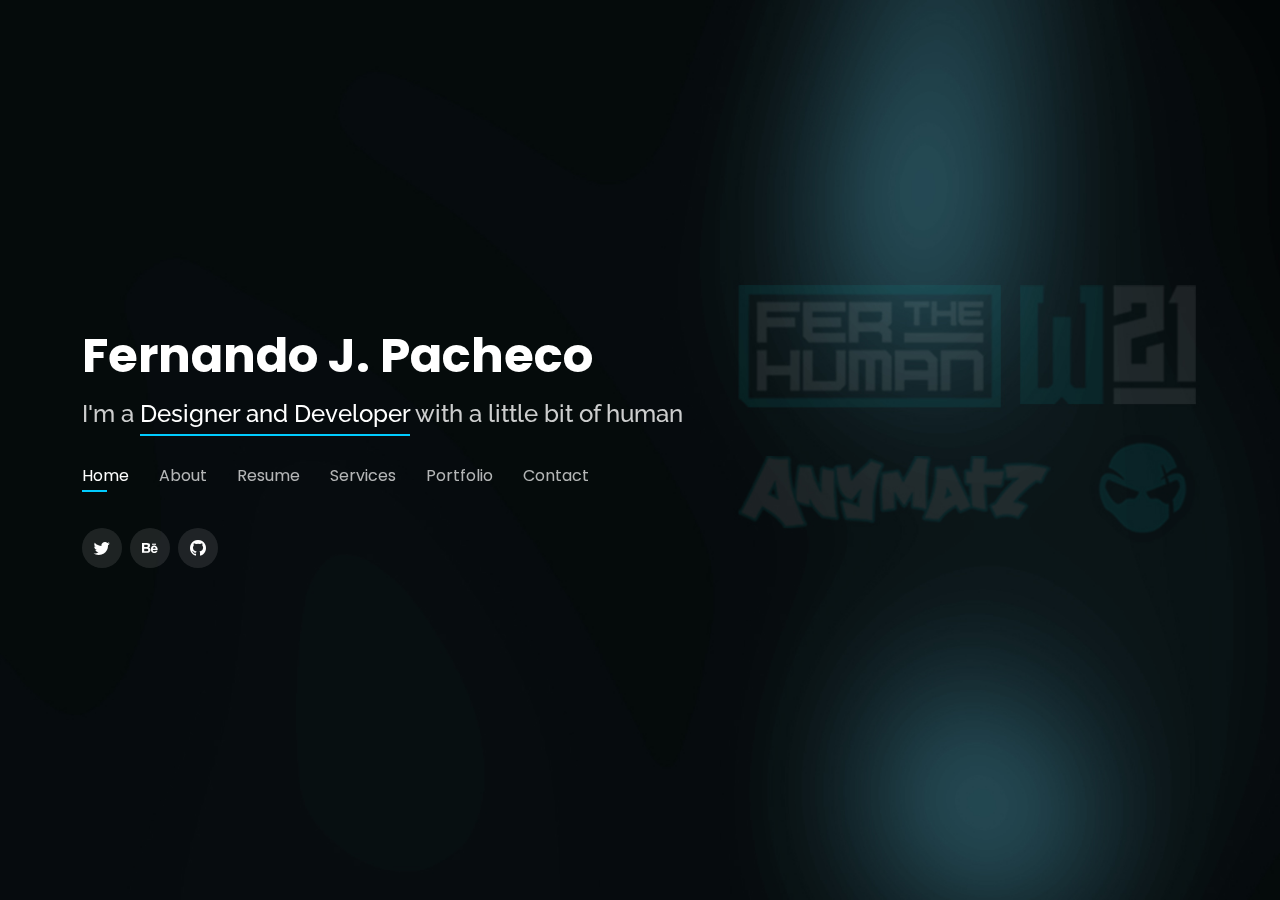
<file: index.html>
<html lang="en" class=""><head>
    <meta charset="utf-8">
    <meta content="width=device-width, initial-scale=1.0" name="viewport">
  
    <title>Fernando J. Pacheco</title>
    <meta content="" name="description">
    <meta content="" name="keywords">
  
    <!-- Favicons -->
    <link href="assets/img/favicon.png" rel="icon">
    <link href="assets/img/apple-touch-icon.png" rel="apple-touch-icon">
  
    <!-- Google Fonts -->
    <link href="https://fonts.googleapis.com/css?family=Open+Sans:300,300i,400,400i,600,600i,700,700i|Raleway:300,300i,400,400i,500,500i,600,600i,700,700i|Poppins:300,300i,400,400i,500,500i,600,600i,700,700i" rel="stylesheet">
  
    <!-- Vendor CSS Files -->
    <link href="assets/vendor/bootstrap/css/bootstrap.min.css" rel="stylesheet">
    <link href="assets/vendor/bootstrap-icons/bootstrap-icons.css" rel="stylesheet">
    <link href="assets/vendor/boxicons/css/boxicons.min.css" rel="stylesheet">
    <link href="assets/vendor/glightbox/css/glightbox.min.css" rel="stylesheet">
    <link href="assets/vendor/remixicon/remixicon.css" rel="stylesheet">
    <link href="assets/vendor/swiper/swiper-bundle.min.css" rel="stylesheet">
  
    <!-- Template Main CSS File -->
    <link href="assets/css/style.css" rel="stylesheet">
  
  </head>
  
  <body class="">
  
    <!-- ======= Header ======= -->
    <header id="header" class="">
      <div class="container">
  
        <h1><a href="index.html">Fernando J. Pacheco</a></h1>
        <!-- Uncomment below if you prefer to use an image logo -->
        <!-- <a href="index.html" class="mr-auto"><img src="assets/img/logo.png" alt="" class="img-fluid"></a> -->
        <h2>I'm a <span>Designer and Developer</span> with a little bit of human</h2>
  
        <nav id="navbar" class="navbar">
          <ul>
            <li><a class="nav-link active" href="#header">Home</a></li>
            <li><a class="nav-link" href="#about">About</a></li>
            <li><a class="nav-link" href="#resume">Resume</a></li>
            <li><a class="nav-link" href="#services">Services</a></li>
            <li><a class="nav-link" href="#portfolio">Portfolio</a></li>
            <li><a class="nav-link" href="#contact">Contact</a></li>
          </ul>
          <i class="bi bi-list mobile-nav-toggle"></i>
        </nav><!-- .navbar -->
  
        <div class="social-links">
          <a href="https://twitter.com/ferjoethehuman" class="twitter"><i class="bi bi-twitter"></i></a>
          <a href="https://www.behance.net/ferthehuman" class="behance"><i class="bi bi-behance"></i></a>
         <!-- <a href="#" class="instagram"><i class="bi bi-instagram"></i></a>-->
          <a href="https://github.com/ferjoepb" class="github"><i class="bi bi-github"></i></a>
        </div>
  
      </div>
    </header><!-- End Header -->
  
    <!-- ======= About Section ======= -->
    <section id="about" class="about">
  
      <!-- ======= About Me ======= -->
      <div class="about-me container">
  
        <div class="section-title">
          <h2>About</h2>
          <p>Learn more about me</p>
        </div>
  
        <div class="row">
          <div class="col-lg-4" data-aos="fade-right">
            <img src="assets/img/me.jpg" class="img-fluid" alt="">
          </div>
          <div class="col-lg-8 pt-4 pt-lg-0 content" data-aos="fade-left">
            <h3>Developer and &amp; Graphic Designer</h3>
            <p class="fst-italic">
              I am a UX, UI and Code Developer specialist from Honduras. What started off 12 years ago as an adventure through code, code, more code, wireframes and layouts, has turned into passion for make something big with my work.
              Give me an idea and I'll make you a multiverse. 
            </p>
            <div class="row">
              <div class="col-lg-6">
                <ul>
                  <li><i class="bi bi-chevron-right"></i> <strong>Birthday:</strong> <span>Sept. 5, 1989</span></li>
                  <li><i class="bi bi-chevron-right"></i> <strong>Website:</strong> <span>www.anymatz.com</span></li>
                  <li><i class="bi bi-chevron-right"></i> <strong>Phone:</strong> <span>+504 9696-8640</span></li>
                  <li><i class="bi bi-chevron-right"></i> <strong>City:</strong> <span>Comayagua, HN</span></li>
                </ul>
              </div>
              <div class="col-lg-6">
                <ul>
                  <li><i class="bi bi-chevron-right"></i> <strong>Age:</strong> <span>33</span></li>
                  <li><i class="bi bi-chevron-right"></i> <strong>Degree:</strong> <span>Engineer</span></li>
                  <li><i class="bi bi-chevron-right"></i> <strong>PhEmailone:</strong> <span>ferjoepb@gmail.com</span></li>
                  <li><i class="bi bi-chevron-right"></i> <strong>Freelance:</strong> <span>Available</span></li>
                </ul>
              </div>
            </div>
            <p>
              </p><h2>As Developer Freelance  2008</h2>
  I worked creating custom applications for Desktop, mobile devices and web for companies, especially in the field of education and management of educational centers.
  Since 2009 I have started the development of assistance tools for children with disabilities to be included in a conventional classroom.
  Coding in VB.Net, C#, Php, Javascript, Python.
            <p></p>
  
            <p>
              </p><h2>As IT Manager  2009 - 2014</h2>
              I was in charge of a team of 8 people, I started by managing the accuracy and integrity of the hardware and software applications for the Educational Centers Support
              project through Free Software tools in towns with extreme poverty. I managed the budgets of my department and worked together with the development team to ensure
              the adequate results of our software and our resources.
              Work with VB.Net, C#, Php, Javascript, Python, Ruby, Illustrator, Photoshop, Muse, Blender, Cinema 4d
            <p></p>
  
            <p>
              </p><h2>As CTO / Project Manager  2015 - 2018</h2>
              I was in charge of a team of 15 professionals in the design and development of applications for the project of insertion of people with disabilities in the university educational
  system, a pilot project in Costa Rica with projection for Latin America. I managed the technical and budget resources, I got involved with the design of the project and the
  User Experience (UX). I was part of the strategic management and established a constant dialogue with the General Management.
  Work with VB.Net, C#, Php, Javascript, Python, Illustrator, Photoshop, Muse, Sketch, XD, Raspberry Pi, Arduino.
            <p></p>
  
            <p>
              </p><h2>As Founder  2019 - 2022</h2>
              After more than 10 years of experience developing and designing technological solutions, I decided to implement my knowledge in my own projects, promoting my vision of
  developing applications in favor of minorities in my country. I work on the development of urban prototypes of citizen assistance for blind and deaf people. I am working on
  the creation of an application that measures the consumption of non-recyclable materials in the textile industry and establishes solid information to develop alternatives
  that are eco-friendly. I coordinate the design and development team and establish business relationships with the local government to promote educational applications
  based on local networks for areas where there is no internet access
  Work with VB.Net, C#, Php, Javascript, Python, Illustrator, Photoshop, Muse, Sketch, XD, Raspberry Pi, Arduino.
            <p></p>
  
          </div>
        </div>
  
      </div><!-- End About Me -->
  
      <!-- ======= Counts ======= -->
      <div class="counts container">
  
        <div class="row">
  
          <div class="col-lg-3 col-md-6">
            <div class="count-box">
              <i class="bi bi-code"></i>
              <span data-purecounter-start="0" data-purecounter-end="126" data-purecounter-duration="0" class="purecounter">126</span>
              <p>Developments</p>
            </div>
          </div>
  
          <div class="col-lg-3 col-md-6 mt-5 mt-md-0">
            <div class="count-box">
              <i class="bi bi-journal"></i>
              <span data-purecounter-start="0" data-purecounter-end="149" data-purecounter-duration="0" class="purecounter">149</span>
              <p>Projects</p>
            </div>
          </div>
  
          <div class="col-lg-3 col-md-6 mt-5 mt-lg-0">
            <div class="count-box">
              <i class="bi bi-laptop"></i>
              <span data-purecounter-start="0" data-purecounter-end="46" data-purecounter-duration="0" class="purecounter">46</span>
              <p>Apps / UI</p>
            </div>
          </div>
  
          <div class="col-lg-3 col-md-6 mt-5 mt-lg-0">
            <div class="count-box">
              <i class="bi bi-award"></i>
              <span data-purecounter-start="0" data-purecounter-end="3" data-purecounter-duration="0" class="purecounter">3</span>
              <p>Awards</p>
            </div>
          </div>
  
        </div>
  
      </div><!-- End Counts -->
  
      <!-- ======= Skills  ======= -->
      <div class="skills container">
  
        <div class="section-title">
          <h2>Skills</h2>
        </div>
  
        <div class="row skills-content">
  
          <div class="col-lg-6">
  
            <div class="progress">
              <span class="skill">.Net <i class="val">100%</i></span>
              <div class="progress-bar-wrap">
                <div class="progress-bar" role="progressbar" aria-valuenow="100" aria-valuemin="0" aria-valuemax="100" style="width: 100%;"></div>
              </div>
            </div>
  
            <div class="progress">
              <span class="skill">Php <i class="val">90%</i></span>
              <div class="progress-bar-wrap">
                <div class="progress-bar" role="progressbar" aria-valuenow="90" aria-valuemin="0" aria-valuemax="100" style="width: 90%;"></div>
              </div>
            </div>
  
            <div class="progress">
              <span class="skill">JavaScript <i class="val">95%</i></span>
              <div class="progress-bar-wrap">
                <div class="progress-bar" role="progressbar" aria-valuenow="95" aria-valuemin="0" aria-valuemax="100" style="width: 95%;"></div>
              </div>
            </div>
  
            <div class="progress">
              <span class="skill">Python <i class="val">95%</i></span>
              <div class="progress-bar-wrap">
                <div class="progress-bar" role="progressbar" aria-valuenow="95" aria-valuemin="0" aria-valuemax="100" style="width: 95%;"></div>
              </div>
            </div>
  
          </div>
  
          <div class="col-lg-6">
  
            <div class="progress">
              <span class="skill">XD <i class="val">95%</i></span>
              <div class="progress-bar-wrap">
                <div class="progress-bar" role="progressbar" aria-valuenow="95" aria-valuemin="0" aria-valuemax="100" style="width: 95%;"></div>
              </div>
            </div>
  
            <div class="progress">
              <span class="skill">Sketch <i class="val">100%</i></span>
              <div class="progress-bar-wrap">
                <div class="progress-bar" role="progressbar" aria-valuenow="100" aria-valuemin="0" aria-valuemax="100" style="width: 100%;"></div>
              </div>
            </div>
  
            <div class="progress">
              <span class="skill">Photoshop <i class="val">100%</i></span>
              <div class="progress-bar-wrap">
                <div class="progress-bar" role="progressbar" aria-valuenow="100" aria-valuemin="0" aria-valuemax="100" style="width: 100%;"></div>
              </div>
            </div>
  
            <div class="progress">
              <span class="skill">Illustrator <i class="val">100%</i></span>
              <div class="progress-bar-wrap">
                <div class="progress-bar" role="progressbar" aria-valuenow="100" aria-valuemin="0" aria-valuemax="100" style="width: 100%;"></div>
              </div>
            </div>
  
          </div>
  
        </div>
  
      </div><!-- End Skills -->
  
      <!-- ======= Interests ======= -->
      <div class="interests container">
  
        <div class="section-title">
          <h2>Interests</h2>
        </div>
  
        <div class="row">
          <div class="col-lg-3 col-md-4">
            <div class="icon-box">
              <i class="ri-gamepad-line" style="color: #ffbb2c;"></i>
              <h3>Videogames</h3>
            </div>
          </div>
          <div class="col-lg-3 col-md-4 mt-4 mt-md-0">
            <div class="icon-box">
              <i class="ri-film-line" style="color: #5578ff;"></i>
              <h3>Movies</h3>
            </div>
          </div>
          <div class="col-lg-3 col-md-4 mt-4 mt-md-0">
            <div class="icon-box">
              <i class="ri-football-line" style="color: #e80368;"></i>
              <h3>Football</h3>
            </div>
          </div>
          <div class="col-lg-3 col-md-4 mt-4 mt-lg-0">
            <div class="icon-box">
              <i class="ri-earth-line" style="color: #e361ff;"></i>
              <h3>Astronomy</h3>
            </div>
          </div>
          <div class="col-lg-3 col-md-4 mt-4">
            <div class="icon-box">
              <i class="ri-book-read-line" style="color: #47aeff;"></i>
              <h3>Books</h3>
            </div>
          </div>
          <div class="col-lg-3 col-md-4 mt-4">
            <div class="icon-box">
              <i class="ri-headphone-line" style="color: #ffa76e;"></i>
              <h3>Music</h3>
            </div>
          </div>
          <div class="col-lg-3 col-md-4 mt-4">
            <div class="icon-box">
              <i class="ri-suitcase-line" style="color: #11dbcf;"></i>
              <h3>Travel</h3>
            </div>
          </div>
          <div class="col-lg-3 col-md-4 mt-4">
            <div class="icon-box">
              <i class="ri-ball-pen-line" style="color: #4233ff;"></i>
              <h3>Writting</h3>
            </div>
          </div>
         
        </div>
  
      </div><!-- End Interests -->
  
  
  
    </section><!-- End About Section -->
  
    <!-- ======= Resume Section ======= -->
    <section id="resume" class="resume">
      <div class="container">
  
        <div class="section-title">
          <h2>Resume</h2>
          <p>Check My Resume</p>
        </div>
  
        <div class="row">
          <div class="col-lg-6">
            <h3 class="resume-title">Summary</h3>
            <div class="resume-item pb-0">
              <h4>Fernando José Pacheco Buezo</h4>
              <p><em>Creative, Passionate, Focused. Currently I'm a CEO of Anymatz, a startup focused on the development of educational solutions
                aimed at communities suffering from extreme poverty, who works with a variety of clients and on many diverse projects.
                
                I work to create innovative solutions that inspire, and foster memorable relationships between people and their products.
                With a focus on UX and UI / Coding, with experience of Product Design and IT Management; I strive to create usable and polished products
                through passionate and deliberate design.</em></p>
              <p>
              </p><ul>
                <li>Comayagua City, Comayagua, Honduras</li>
                <li>(504) 9696-8640</li>
                <li>ferjoepb@gmail.com</li>
              </ul>
              <p></p>
            </div>
  
            <h3 class="resume-title">Education</h3>
            <div class="resume-item">
              <h4>Bachelor of Computer Science</h4>
              <h5>2002-2007</h5>
              <p><em>Instituto Marista La Inmaculada</em></p>
            </div>
  
            <div class="resume-item">
              <h4>UI/UX Design</h4>
              <h5>2015-2016</h5>
              <p><em>UCR - San José Costa Rica</em></p>
            </div>
  
            <div class="resume-item">
              <h4>Administration of Computer Centers</h4>
              <h5>2020</h5>
              <p><em>INFOP</em></p>
            </div>
  
            <div class="resume-item">
              <h4>Computer Science Engineering</h4>
              <h5>2021</h5>
              <p><em>Universidad Politécnica de Honduras</em></p>
            </div>
  
          </div>
          <div class="col-lg-6">
            <h3 class="resume-title">Professional Experience</h3>
            <div class="resume-item">
              <h4>Founder / Project Manager</h4>
              <h5>2019 - Present</h5>
              <p><em>Anymatz / Cuidado con Box </em></p>
              <p>
  
              </p>
            </div>
  
            <div class="resume-item">
              <h4>Creative Director</h4>
              <h5>2022</h5>
              <p><em>SM Investments</em></p>
              <p>
  
              </p>
            </div>
           
            <div class="resume-item">
              <h4>CTO / Project Manager</h4>
              <h5>2015 - 2018</h5>
              <p><em>Alterhumans / Singularity VRS</em></p>
              <p>
  
              </p>
            </div>
  
            <div class="resume-item">
              <h4>IT Manager</h4>
              <h5>2009 - 2014</h5>
              <p><em>Tecnoz Group </em></p>
              <p>
  
              </p>
            </div>
  
            
            <div class="resume-item">
              <h4>Developer</h4>
              <h5>2008</h5>
              <p><em>Freelance </em></p>
              <p>
  
              </p>
            </div>
  
            <h3 class="resume-title">Languages</h3>
            <div class="resume-item">
              <h4>English</h4>
              <p><em>Intermediate B2 </em></p>
              <p>
  
              </p>
            </div>
  
            <div class="resume-item">
              <h4>Spanish</h4>
              <p><em>Native</em></p>
              <p>
  
              </p>
            </div>
  
          </div>
        </div>
  
      </div>
    </section><!-- End Resume Section -->
  
    <!-- ======= Services Section ======= -->
    <section id="services" class="services">
      <div class="container">
  
        <div class="section-title">
          <h2>Services</h2>
          <p>My Services</p>
        </div>
  
        <div class="row">
          <div class="col-lg-4 col-md-6 d-flex align-items-stretch">
            <div class="icon-box">
              <div class="icon"><i class="bx ri-layout-line"></i></div>
              <h4><a href="">UX / UI</a></h4>
              <p>Design and implementation of all the experiences a user has when interacting with a digital tool</p>
            </div>
          </div>
  
          <div class="col-lg-4 col-md-6 d-flex align-items-stretch mt-4 mt-md-0">
            <div class="icon-box">
              <div class="icon"><i class="bx ri-artboard-line"></i></div>
              <h4><a href="">PRODUCT DESIGN</a></h4>
              <p>Imagining, creating, and iterating products that solve users' problems</p>
            </div>
          </div>
  
          <div class="col-lg-4 col-md-6 d-flex align-items-stretch mt-4 mt-lg-0">
            <div class="icon-box">
              <div class="icon"><i class="bx bx-tachometer"></i></div>
              <h4><a href="">APP DEVELOPMENT</a></h4>
              <p> Coding, designing, application management, troubleshooting, monitoring updates and possible security threats</p>
            </div>
          </div>
  
         
  
        </div>
  
      </div>
    </section><!-- End Services Section -->
  
    <!-- ======= Portfolio Section ======= -->
    <section id="portfolio" class="portfolio">
      <div class="container">
  
        <div class="section-title">
          <h2>Portfolio</h2>
          <p>My Works</p>
        </div>
  
  
        <div class="row portfolio-container" style="position: relative; height: 255.375px;">
  
          <div class="col-lg-4 col-md-6 portfolio-item filter-app" style="position: absolute; left: 0px; top: 0px;">
            <div class="portfolio-wrap">
              <img src="assets/img/portfolio/portfolio-1.jpg" class="img-fluid" alt="">
              <div class="portfolio-info">
                <h4>Qipo</h4>
                <p>E-Learning Platform</p>
                <div class="portfolio-links">
                  <a href="assets/img/portfolio/portfolio-1.jpg" data-gallery="portfolioGallery" class="portfolio-lightbox" title="App 1">
                  </a><a href="portfolio-details.html"  data-gallery="portfolioDetailsGallery" data-glightbox="type: external" class="portfolio-details-lightbox" title="Portfolio Details"><i class="bx bx-link"></i></a>
                </div>
              </div>
            </div>
          </div>

          
          <div class="col-lg-4 col-md-6 portfolio-item filter-app" style="position: absolute; left: 0px; top: 0px;">
            <div class="portfolio-wrap">
              <img src="assets/img/portfolio/portfolio-2.jpg" class="img-fluid" alt="">
              <div class="portfolio-info">
                <h4>Smart Home </h4>
                <p>IoT Systems</p>
                <div class="portfolio-links">
                  <a href="assets/img/portfolio/portfolio-2.jpg" data-gallery="portfolioGallery" class="portfolio-lightbox" title="App 2">
                  </a><a href="portfolio-details2.html" data-gallery="portfolioDetailsGallery" data-glightbox="type: external" class="portfolio-details-lightbox" title="Portfolio Details"><i class="bx bx-link"></i></a>
                </div>
              </div>
            </div>
          </div>
          
         
          <div class="col-lg-4 col-md-6 portfolio-item filter-app" style="position: absolute; left: 0px; top: 0px;">
            <div class="portfolio-wrap">
              <img src="assets/img/portfolio/portfolio-3.jpg" class="img-fluid" alt="">
              <div class="portfolio-info">
                <h4>Edu-Center Management </h4>
                <p>Development Collaboration</p>
                <div class="portfolio-links">
                  <a href="assets/img/portfolio/portfolio-3.jpg" data-gallery="portfolioGallery" class="portfolio-lightbox" title="App 3">
                  </a><a href="portfolio-details3.html" data-gallery="portfolioDetailsGallery" data-glightbox="type: external" class="portfolio-details-lightbox" title="Portfolio Details"><i class="bx bx-link"></i></a>
                </div>
              </div>
            </div>
          </div>


          <div class="col-lg-4 col-md-6 portfolio-item filter-app" style="position: absolute; left: 0px; top: 0px;">
            <div class="portfolio-wrap">
              <img src="assets/img/portfolio/portfolio-4.jpg" class="img-fluid" alt="">
              <div class="portfolio-info">
                <h4>Alterhumans Project </h4>
                <p>Product Design Collaboration</p>
                <div class="portfolio-links">
                  <a href="assets/img/portfolio/portfolio-4.jpg" data-gallery="portfolioGallery" class="portfolio-lightbox" title="App 3">
                  </a><a href="portfolio-details4.html" data-gallery="portfolioDetailsGallery" data-glightbox="type: external" class="portfolio-details-lightbox" title="Portfolio Details"><i class="bx bx-link"></i></a>
                </div>
              </div>
            </div>
          </div>


        </div>
  
      </div>
    </section><!-- End Portfolio Section -->
  
    <!-- ======= Contact Section ======= -->
    <section id="contact" class="contact">
      <div class="container">
  
        <div class="section-title">
          <h2>Contact</h2>
          <p>Contact Me</p>
        </div>
  
        <div class="row mt-2">
  
  
          <div class="col-md-6 mt-4 mt-md-0 d-flex align-items-stretch">
            <div class="info-box">
              <i class="bx bx-share-alt"></i>
              <h3>Social Profiles</h3>
              <div class="social-links">
                <a href="https://twitter.com/ferjoethehuman" class="twitter"><i class="bi bi-twitter"></i></a>
                <a href="https://www.behance.net/ferthehuman" class="behance"><i class="bi bi-behance"></i></a>
                <a href="https://github.com/ferjoepb" class="google-plus"><i class="bi bi-github"></i></a>
  
              </div>
            </div>
          </div>
  
          <div class="col-md-6 mt-4 d-flex align-items-stretch">
            <div class="info-box">
              <i class="bx bx-envelope"></i>
              <h3>Email Me</h3>
              <p>ferjoepb@gmail.com</p>
            </div>
          </div>
          <div class="col-md-6 mt-4 d-flex align-items-stretch">
            <div class="info-box">
              <i class="bx bx-phone-call"></i>
              <h3>Call Me</h3>
              <p>+504 9696-8640</p>
            </div>
          </div>
        </div>
  
        <form action="forms/contact.php" method="post" role="form" class="php-email-form mt-4">
          <div class="row">
            <div class="col-md-6 form-group">
              <input type="text" name="name" class="form-control" id="name" placeholder="Your Name" required="">
            </div>
            <div class="col-md-6 form-group mt-3 mt-md-0">
              <input type="email" class="form-control" name="email" id="email" placeholder="Your Email" required="">
            </div>
          </div>
          <div class="form-group mt-3">
            <input type="text" class="form-control" name="subject" id="subject" placeholder="Subject" required="">
          </div>
          <div class="form-group mt-3">
            <textarea class="form-control" name="message" rows="5" placeholder="Message" required=""></textarea>
          </div>
          <div class="my-3">
            <div class="loading">Loading</div>
            <div class="error-message"></div>
            <div class="sent-message">Your message has been sent. Thank you!</div>
          </div>
          <div class="text-center"><button type="submit">Send Message</button></div>
        </form>
  
      </div>
    </section><!-- End Contact Section -->
  
    
  
    <!-- Vendor JS Files -->
    <script src="assets/vendor/purecounter/purecounter_vanilla.js"></script>
    <script src="assets/vendor/bootstrap/js/bootstrap.bundle.min.js"></script>
    <script src="assets/vendor/glightbox/js/glightbox.min.js"></script>
    <script src="assets/vendor/isotope-layout/isotope.pkgd.min.js"></script>
    <script src="assets/vendor/swiper/swiper-bundle.min.js"></script>
    <script src="assets/vendor/waypoints/noframework.waypoints.js"></script>
    <script src="assets/vendor/php-email-form/validate.js"></script>
  
    <!-- Template Main JS File -->
    <script src="assets/js/main.js"></script>
  
  
  
  </body></html>
</file>
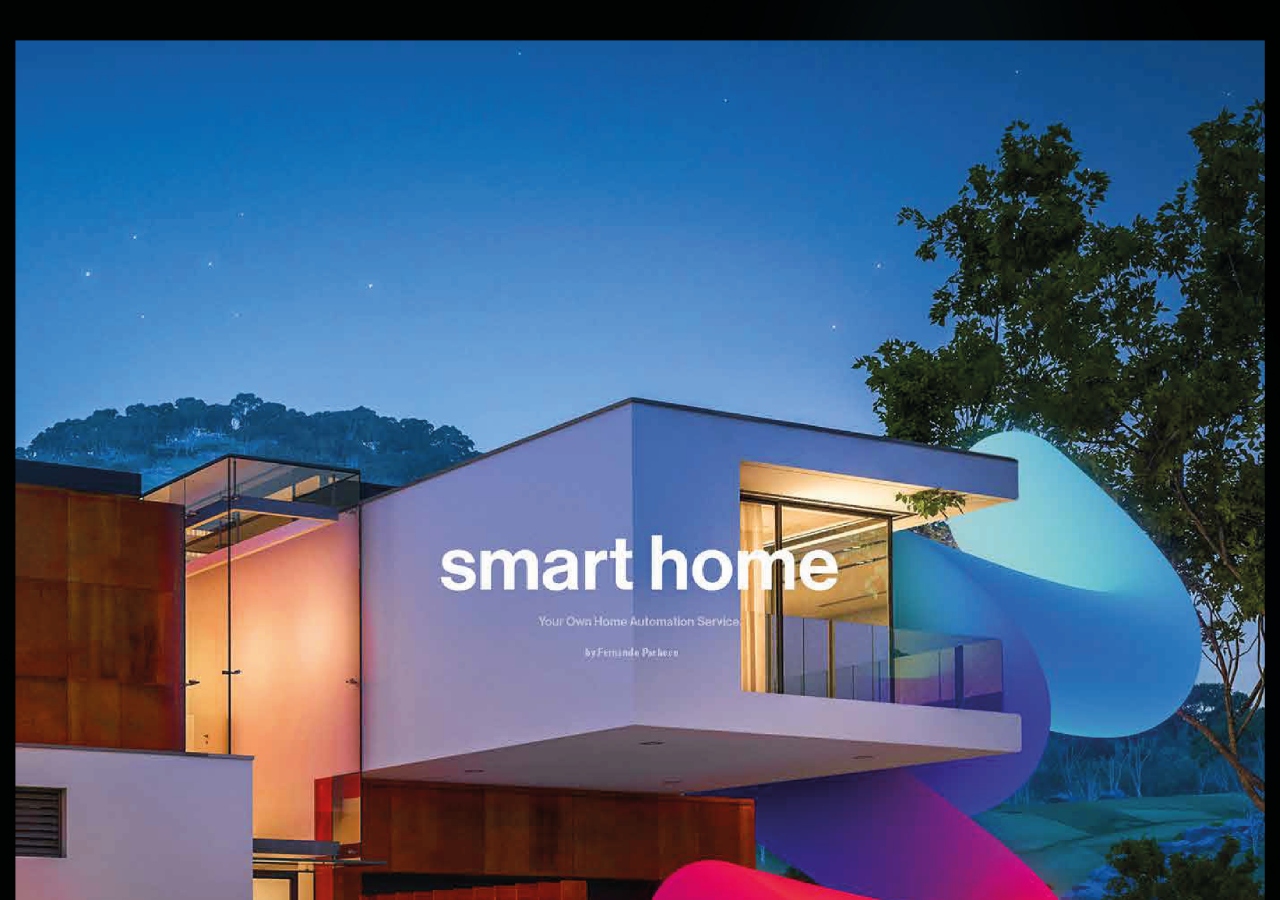
<file: portfolio-details2.html>
<!DOCTYPE html>
<html lang="en">

<head>
  <meta charset="utf-8">
  <meta content="width=device-width, initial-scale=1.0" name="viewport">

  <title>Portfolio Details - Personal Bootstrap Template</title>
  <meta content="" name="description">
  <meta content="" name="keywords">

  <meta name="viewport" content="width=device-width, initial-scale=1.0">
  <link href="Untitled1.css" rel="stylesheet">
  <link href="p2.css" rel="stylesheet">

  <!-- Favicons -->
  <link href="assets/img/favicon.png" rel="icon">
  <link href="assets/img/apple-touch-icon.png" rel="apple-touch-icon">

  <!-- Google Fonts -->
  <link href="https://fonts.googleapis.com/css?family=Open+Sans:300,300i,400,400i,600,600i,700,700i|Raleway:300,300i,400,400i,500,500i,600,600i,700,700i|Poppins:300,300i,400,400i,500,500i,600,600i,700,700i" rel="stylesheet">

  <!-- Vendor CSS Files -->
  <link href="assets/vendor/bootstrap/css/bootstrap.min.css" rel="stylesheet">
  <link href="assets/vendor/bootstrap-icons/bootstrap-icons.css" rel="stylesheet">
  <link href="assets/vendor/boxicons/css/boxicons.min.css" rel="stylesheet">
  <link href="assets/vendor/glightbox/css/glightbox.min.css" rel="stylesheet">
  <link href="assets/vendor/remixicon/remixicon.css" rel="stylesheet">
  <link href="assets/vendor/swiper/swiper-bundle.min.css" rel="stylesheet">

  <!-- Template Main CSS File -->
  <link href="assets/css/style.css" rel="stylesheet">

</head>

<body>

  <main id="main">

    <!-- ======= Portfolio Details ======= -->
    <div id="portfolio-details" class="portfolio-details">
     
    
<div id="wb_LayoutGrid1">
  <div id="LayoutGrid1">
  <div class="col-1">
  <div id="wb_Image1" style="display:inline-block;width:100%;height:auto;z-index:0;">
  <img src="images/smarthome-01.png" id="Image1" alt="" width="940" height="2068">
  </div>
  </div>
  </div>
  </div>
  <div id="wb_LayoutGrid2">
  <div id="LayoutGrid2">
  <div class="col-1">
  <div id="wb_Image2" style="display:inline-block;width:100%;height:auto;z-index:1;">
  <img src="images/smarthome-02.png" id="Image2" alt="" width="940" height="3089">
  </div>
  </div>
  </div>
  </div>
  <div id="wb_LayoutGrid3">
  <div id="LayoutGrid3">
  <div class="col-1">
  <div id="wb_Image3" style="display:inline-block;width:100%;height:auto;z-index:2;">
  <img src="images/smarthome-03.png" id="Image3" alt="" width="940" height="2682">
  </div>
  </div>
  </div>
  </div>
  <div id="wb_LayoutGrid4">
  <div id="LayoutGrid4">
  <div class="col-1">
  <div id="wb_Image4" style="display:inline-block;width:100%;height:auto;z-index:3;">
  <img src="images/smarthome-04.png" id="Image4" alt="" width="940" height="2682">
  </div>
  </div>
  </div>
  </div>
  <div id="wb_LayoutGrid5">
  <div id="LayoutGrid5">
  <div class="col-1">
  <div id="wb_Image5" style="display:inline-block;width:100%;height:auto;z-index:4;">
  <img src="images/smarthome-05.png" id="Image5" alt="" width="940" height="2208">
  </div>
  </div>
  </div>
  </div>
  <div id="wb_LayoutGrid6">
  <div id="LayoutGrid6">
  <div class="col-1">
  <div id="wb_Image6" style="display:inline-block;width:100%;height:auto;z-index:5;">
  <img src="images/smarthome-06.png" id="Image6" alt="" width="940" height="3188">
  </div>
  </div>
  </div>
  </div>
  <div id="wb_LayoutGrid7">
  <div id="LayoutGrid7">
  <div class="col-1">
  <div id="wb_Image7" style="display:inline-block;width:100%;height:auto;z-index:6;">
  <img src="images/smarthome-07.png" id="Image7" alt="" width="940" height="1508">
  </div>
  </div>
  </div>
  </div>


    </div><!-- End Portfolio Details -->

  </main><!-- End #main -->

  

  <!-- Vendor JS Files -->
  <script src="assets/vendor/purecounter/purecounter_vanilla.js"></script>
  <script src="assets/vendor/bootstrap/js/bootstrap.bundle.min.js"></script>
  <script src="assets/vendor/glightbox/js/glightbox.min.js"></script>
  <script src="assets/vendor/isotope-layout/isotope.pkgd.min.js"></script>
  <script src="assets/vendor/swiper/swiper-bundle.min.js"></script>
  <script src="assets/vendor/waypoints/noframework.waypoints.js"></script>
  <script src="assets/vendor/php-email-form/validate.js"></script>

  <!-- Template Main JS File -->
  <script src="assets/js/main.js"></script>

</body>

</html>
</file>
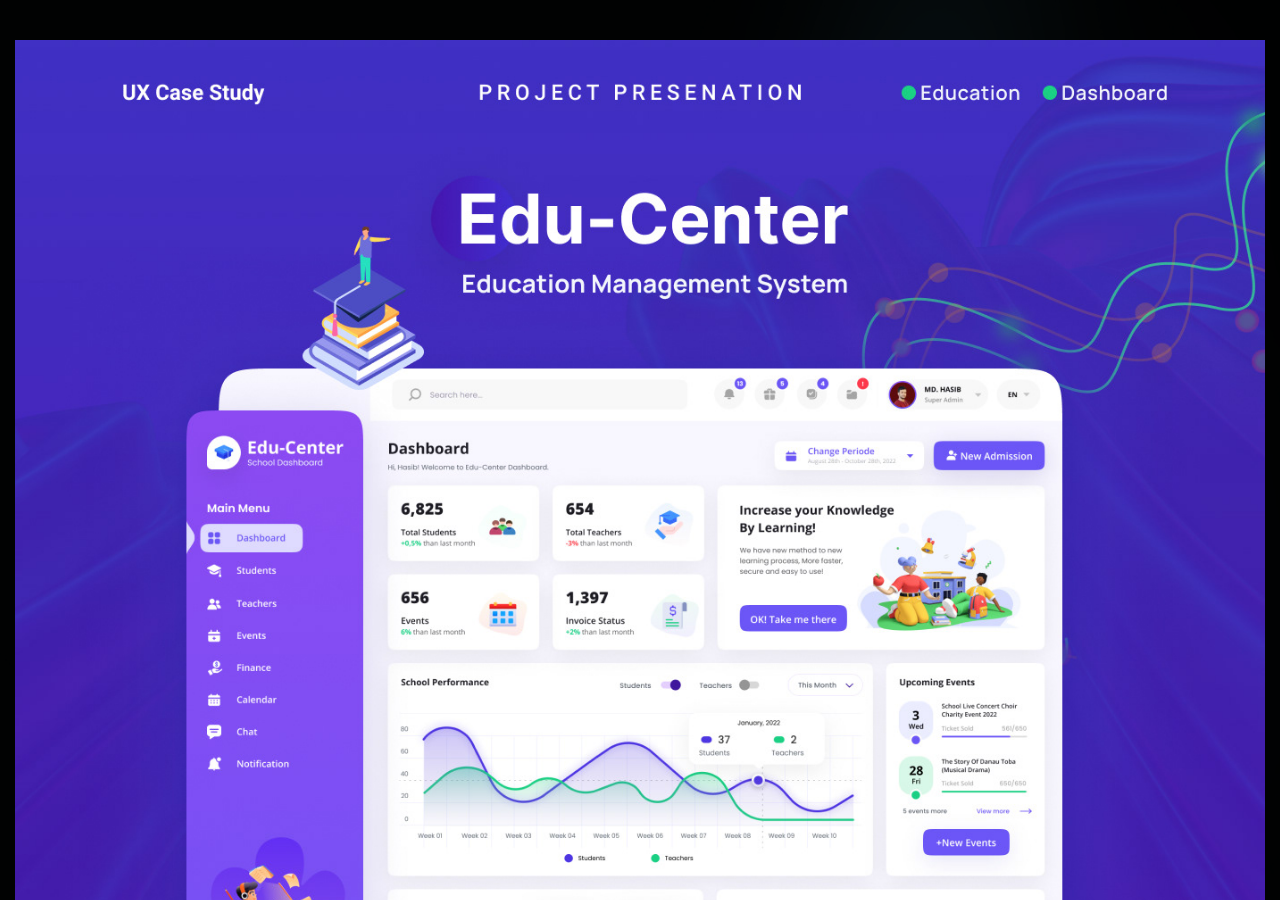
<file: portfolio-details3.html>
<!DOCTYPE html>
<html lang="en">

<head>
  <meta charset="utf-8">
  <meta content="width=device-width, initial-scale=1.0" name="viewport">

  <title>Portfolio Details - Personal Bootstrap Template</title>
  <meta content="" name="description">
  <meta content="" name="keywords">

  <meta name="viewport" content="width=device-width, initial-scale=1.0">
  <link href="Untitled1.css" rel="stylesheet">
  <link href="p3.css" rel="stylesheet">

  <!-- Favicons -->
  <link href="assets/img/favicon.png" rel="icon">
  <link href="assets/img/apple-touch-icon.png" rel="apple-touch-icon">

  <!-- Google Fonts -->
  <link href="https://fonts.googleapis.com/css?family=Open+Sans:300,300i,400,400i,600,600i,700,700i|Raleway:300,300i,400,400i,500,500i,600,600i,700,700i|Poppins:300,300i,400,400i,500,500i,600,600i,700,700i" rel="stylesheet">

  <!-- Vendor CSS Files -->
  <link href="assets/vendor/bootstrap/css/bootstrap.min.css" rel="stylesheet">
  <link href="assets/vendor/bootstrap-icons/bootstrap-icons.css" rel="stylesheet">
  <link href="assets/vendor/boxicons/css/boxicons.min.css" rel="stylesheet">
  <link href="assets/vendor/glightbox/css/glightbox.min.css" rel="stylesheet">
  <link href="assets/vendor/remixicon/remixicon.css" rel="stylesheet">
  <link href="assets/vendor/swiper/swiper-bundle.min.css" rel="stylesheet">

  <!-- Template Main CSS File -->
  <link href="assets/css/style.css" rel="stylesheet">

</head>

<body>

  <main id="main">

    <!-- ======= Portfolio Details ======= -->
    <div id="portfolio-details" class="portfolio-details">
     

      <div id="wb_LayoutGrid1">
        <div id="LayoutGrid1">
        <div class="row">
        <div class="col-1">
        <div id="wb_Image1" style="display:inline-block;width:100%;height:auto;z-index:0;">
        <img src="images/65e6e1134274771.61d2f95253dd2.jpg" id="Image1" alt="" width="940" height="975">
        </div>
        </div>
        </div>
        </div>
        </div>
        <div id="wb_LayoutGrid2">
        <div id="LayoutGrid2">
        <div class="row">
        <div class="col-1">
        <div id="wb_Image2" style="display:inline-block;width:100%;height:auto;z-index:1;">
        <img src="images/3f0829134274771.61d306d9ac764(1).jpg" id="Image2" alt="" width="940" height="1484">
        </div>
        </div>
        </div>
        </div>
        </div>
        <div id="wb_LayoutGrid3">
        <div id="LayoutGrid3">
        <div class="row">
        <div class="col-1">
        <div id="wb_Image3" style="display:inline-block;width:100%;height:auto;z-index:2;">
        <img src="images/04d31d134274771.61d306d9af4d5.jpg" id="Image3" alt="" width="940" height="1308">
        </div>
        </div>
        </div>
        </div>
        </div>
        <div id="wb_LayoutGrid8">
        <div id="LayoutGrid8">
        <div class="row">
        <div class="col-1">
        <div id="wb_Image8" style="display:inline-block;width:100%;height:auto;z-index:3;">
        <img src="images/cb4e2a134274771.61d306d9acdd1.jpg" id="Image8" alt="" width="940" height="847">
        </div>
        </div>
        </div>
        </div>
        </div>
        <div id="wb_LayoutGrid4">
        <div id="LayoutGrid4">
        <div class="row">
        <div class="col-1">
        <div id="wb_Image4" style="display:inline-block;width:100%;height:auto;z-index:4;">
        <img src="images/51b065134274771.61d306d9ad981(1).jpg" id="Image4" alt="" width="940" height="1254">
        </div>
        </div>
        </div>
        </div>
        </div>
        <div id="wb_LayoutGrid5">
        <div id="LayoutGrid5">
        <div class="row">
        <div class="col-1">
        <div id="wb_Image5" style="display:inline-block;width:100%;height:auto;z-index:5;">
        <img src="images/81a892134274771.61d306d9afb5f.jpg" id="Image5" alt="" width="940" height="1764">
        </div>
        </div>
        </div>
        </div>
        </div>
        <div id="wb_LayoutGrid6">
        <div id="LayoutGrid6">
        <div class="row">
        <div class="col-1">
        <div id="wb_Image6" style="display:inline-block;width:100%;height:auto;z-index:6;">
        <img src="images/a867c2134274771.61d30cdff0882.jpg" id="Image6" alt="" width="940" height="706">
        </div>
        </div>
        </div>
        </div>
        </div>
        <div id="wb_LayoutGrid7">
        <div id="LayoutGrid7">
        <div class="row">
        <div class="col-1">
        <div id="wb_Image7" style="display:inline-block;width:100%;height:auto;z-index:7;">
        <img src="images/b45fa7134274771.61d306d9ac2a9.jpg" id="Image7" alt="" width="940" height="1078">
        </div>
        </div>
        </div>
        </div>
        </div>
        <div id="wb_LayoutGrid9">
        <div id="LayoutGrid9">
        <div class="row">
        <div class="col-1">
        <div id="wb_Image9" style="display:inline-block;width:100%;height:auto;z-index:8;">
        <img src="images/f46f55134274771.61d30cdff10fe.jpg" id="Image9" alt="" width="940" height="1225">
        </div>
        </div>
        </div>
        </div>
        </div>


    </div><!-- End Portfolio Details -->

  </main><!-- End #main -->

  

  <!-- Vendor JS Files -->
  <script src="assets/vendor/purecounter/purecounter_vanilla.js"></script>
  <script src="assets/vendor/bootstrap/js/bootstrap.bundle.min.js"></script>
  <script src="assets/vendor/glightbox/js/glightbox.min.js"></script>
  <script src="assets/vendor/isotope-layout/isotope.pkgd.min.js"></script>
  <script src="assets/vendor/swiper/swiper-bundle.min.js"></script>
  <script src="assets/vendor/waypoints/noframework.waypoints.js"></script>
  <script src="assets/vendor/php-email-form/validate.js"></script>

  <!-- Template Main JS File -->
  <script src="assets/js/main.js"></script>

</body>

</html>
</file>
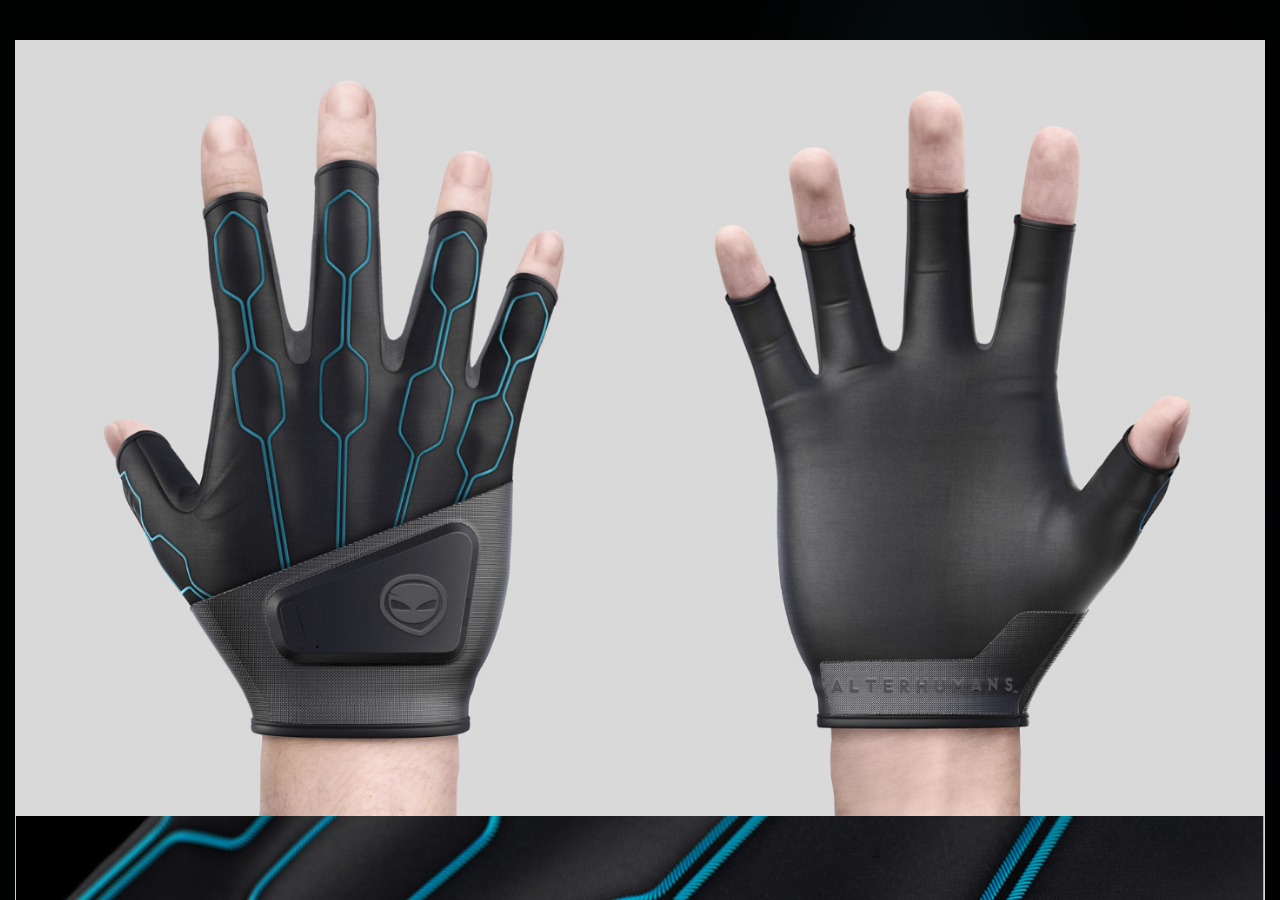
<file: portfolio-details4.html>
<!DOCTYPE html>
<html lang="en">

<head>
  <meta charset="utf-8">
  <meta content="width=device-width, initial-scale=1.0" name="viewport">

  <title>Portfolio Details - Personal Bootstrap Template</title>
  <meta content="" name="description">
  <meta content="" name="keywords">

  <meta name="viewport" content="width=device-width, initial-scale=1.0">
  <link href="Untitled1.css" rel="stylesheet">
  <link href="p4.css" rel="stylesheet">

  <!-- Favicons -->
  <link href="assets/img/favicon.png" rel="icon">
  <link href="assets/img/apple-touch-icon.png" rel="apple-touch-icon">

  <!-- Google Fonts -->
  <link href="https://fonts.googleapis.com/css?family=Open+Sans:300,300i,400,400i,600,600i,700,700i|Raleway:300,300i,400,400i,500,500i,600,600i,700,700i|Poppins:300,300i,400,400i,500,500i,600,600i,700,700i" rel="stylesheet">

  <!-- Vendor CSS Files -->
  <link href="assets/vendor/bootstrap/css/bootstrap.min.css" rel="stylesheet">
  <link href="assets/vendor/bootstrap-icons/bootstrap-icons.css" rel="stylesheet">
  <link href="assets/vendor/boxicons/css/boxicons.min.css" rel="stylesheet">
  <link href="assets/vendor/glightbox/css/glightbox.min.css" rel="stylesheet">
  <link href="assets/vendor/remixicon/remixicon.css" rel="stylesheet">
  <link href="assets/vendor/swiper/swiper-bundle.min.css" rel="stylesheet">

  <!-- Template Main CSS File -->
  <link href="assets/css/style.css" rel="stylesheet">

</head>

<body>

  <main id="main">

    <!-- ======= Portfolio Details ======= -->
    <div id="portfolio-details" class="portfolio-details">
     
      
<div id="wb_LayoutGrid1">
    <div id="LayoutGrid1">
    <div class="row">
    <div class="col-1">
    <div id="wb_Image1" style="display:inline-block;width:100%;height:auto;z-index:0;">
    <img src="images/1.jpg" id="Image1" alt="" width="940" height="584">
    </div>
    </div>
    </div>
    </div>
    </div>
    <div id="wb_LayoutGrid2">
    <div id="LayoutGrid2">
    <div class="row">
    <div class="col-1">
    <div id="wb_Image2" style="display:inline-block;width:100%;height:auto;z-index:1;">
    <img src="images/2.jpg" id="Image2" alt="" width="940" height="584">
    </div>
    </div>
    </div>
    </div>
    </div>
    <div id="wb_LayoutGrid3">
    <div id="LayoutGrid3">
    <div class="row">
    <div class="col-1">
    <div id="wb_Image3" style="display:inline-block;width:100%;height:auto;z-index:2;">
    <img src="images/3.jpg" id="Image3" alt="" width="940" height="584">
    </div>
    </div>
    </div>
    </div>
    </div>
    <div id="wb_LayoutGrid4">
    <div id="LayoutGrid4">
    <div class="row">
    <div class="col-1">
    <div id="wb_Image4" style="display:inline-block;width:100%;height:auto;z-index:3;">
    <img src="images/4.jpg" id="Image4" alt="" width="940" height="584">
    </div>
    </div>
    </div>
    </div>
    </div>
    <div id="wb_LayoutGrid5">
    <div id="LayoutGrid5">
    <div class="row">
    <div class="col-1">
    <div id="wb_Image5" style="display:inline-block;width:100%;height:auto;z-index:4;">
    <img src="images/5.jpg" id="Image5" alt="" width="940" height="584">
    </div>
    </div>
    </div>
    </div>
    </div>
    <div id="wb_LayoutGrid6">
    <div id="LayoutGrid6">
    <div class="row">
    <div class="col-1">
    <div id="wb_Image6" style="display:inline-block;width:100%;height:auto;z-index:5;">
    <img src="images/6.jpg" id="Image6" alt="" width="940" height="584">
    </div>
    </div>
    </div>
    </div>
    </div>
    <div id="wb_LayoutGrid7">
    <div id="LayoutGrid7">
    <div class="row">
    <div class="col-1">
    <div id="wb_Image7" style="display:inline-block;width:100%;height:auto;z-index:6;">
    <img src="images/7.jpg" id="Image7" alt="" width="940" height="756">
    </div>
    </div>
    </div>
    </div>
    </div>


    </div><!-- End Portfolio Details -->

  </main><!-- End #main -->

  

  <!-- Vendor JS Files -->
  <script src="assets/vendor/purecounter/purecounter_vanilla.js"></script>
  <script src="assets/vendor/bootstrap/js/bootstrap.bundle.min.js"></script>
  <script src="assets/vendor/glightbox/js/glightbox.min.js"></script>
  <script src="assets/vendor/isotope-layout/isotope.pkgd.min.js"></script>
  <script src="assets/vendor/swiper/swiper-bundle.min.js"></script>
  <script src="assets/vendor/waypoints/noframework.waypoints.js"></script>
  <script src="assets/vendor/php-email-form/validate.js"></script>

  <!-- Template Main JS File -->
  <script src="assets/js/main.js"></script>

</body>

</html>
</file>
<file: assets/css/style.css>
body {
  font-family: "Open Sans", sans-serif;
  background-color: #040404;
  color: #fff;
  position: relative;
  background: transparent;
}

body::before {
  content: "";
  position: fixed;
  background: #040404 url("../img/bg.jpg") top right no-repeat;
  background-size: cover;
  left: 0;
  right: 0;
  top: 0;
  height: 100vh;
  z-index: -1;
}

@media (min-width: 1024px) {
  body::before {
    background-attachment: fixed;
  }
}

a {
  color: #01ccff;
  text-decoration: none;
}

a:hover {
  color: #01ccff;
  text-decoration: none;
}

h1,
h2,
h3,
h4,
h5,
h6 {
  font-family: "Raleway", sans-serif;
}

/*--------------------------------------------------------------
# Header
--------------------------------------------------------------*/
#header {
  transition: ease-in-out 0.3s;
  position: relative;
  height: 100vh;
  display: flex;
  align-items: center;
  z-index: 997;
  overflow-y: auto;
}

#header * {
  transition: ease-in-out 0.3s;
}

#header h1 {
  font-size: 48px;
  margin: 0;
  padding: 0;
  line-height: 1;
  font-weight: 700;
  font-family: "Poppins", sans-serif;
}

#header h1 a,
#header h1 a:hover {
  color: #fff;
  line-height: 1;
  display: inline-block;
}

#header h2 {
  font-size: 24px;
  margin-top: 20px;
  color: rgba(255, 255, 255, 0.8);
}

#header h2 span {
  color: #fff;
  border-bottom: 2px solid #01ccff;
  padding-bottom: 6px;
}

#header img {
  padding: 0;
  margin: 0;
}

#header .social-links {
  margin-top: 40px;
  display: flex;
}

#header .social-links a {
  font-size: 16px;
  display: flex;
  justify-content: center;
  align-items: center;
  background: rgba(255, 255, 255, 0.1);
  color: #fff;
  line-height: 1;
  margin-right: 8px;
  border-radius: 50%;
  width: 40px;
  height: 40px;
}

#header .social-links a:hover {
  background: #01ccff;
}

@media (max-width: 992px) {
  #header h1 {
    font-size: 36px;
  }

  #header h2 {
    font-size: 20px;
    line-height: 30px;
  }

  #header .social-links {
    margin-top: 15px;
  }

  #header .container {
    display: flex;
    flex-direction: column;
    align-items: center;
  }
}

/* Header Top */
#header.header-top {
  height: 80px;
  position: fixed;
  left: 0;
  top: 0;
  right: 0;
  background: rgba(0, 0, 0, 0.9);
}

#header.header-top .social-links,
#header.header-top h2 {
  display: none;
}

#header.header-top h1 {
  margin-right: auto;
  font-size: 36px;
}

#header.header-top .container {
  display: flex;
  align-items: center;
}

#header.header-top .navbar {
  margin: 0;
}

@media (max-width: 768px) {
  #header.header-top {
    height: 60px;
  }

  #header.header-top h1 {
    font-size: 26px;
  }
}

/*--------------------------------------------------------------
# Navigation Menu
--------------------------------------------------------------*/
/**
* Desktop Navigation 
*/
.navbar {
  padding: 0;
  margin-top: 35px;
}

.navbar ul {
  margin: 0;
  padding: 0;
  display: flex;
  list-style: none;
  align-items: center;
}

.navbar li {
  position: relative;
}

.navbar li+li {
  margin-left: 30px;
}

.navbar a,
.navbar a:focus {
  display: flex;
  align-items: center;
  justify-content: space-between;
  padding: 0;
  font-family: "Poppins", sans-serif;
  font-size: 16px;
  font-weight: 400;
  color: rgba(255, 255, 255, 0.7);
  white-space: nowrap;
  transition: 0.3s;
}

.navbar a i,
.navbar a:focus i {
  font-size: 12px;
  line-height: 0;
  margin-left: 5px;
}

.navbar a:before {
  content: "";
  position: absolute;
  width: 0;
  height: 2px;
  bottom: -4px;
  left: 0;
  background-color: #01ccff;
  visibility: hidden;
  width: 0px;
  transition: all 0.3s ease-in-out 0s;
}

.navbar a:hover:before,
.navbar li:hover>a:before,
.navbar .active:before {
  visibility: visible;
  width: 25px;
}

.navbar a:hover,
.navbar .active,
.navbar .active:focus,
.navbar li:hover>a {
  color: #fff;
}

/**
* Mobile Navigation 
*/
.mobile-nav-toggle {
  color: #fff;
  font-size: 28px;
  cursor: pointer;
  display: none;
  line-height: 0;
  transition: 0.5s;
  position: fixed;
  right: 15px;
  top: 15px;
}

@media (max-width: 991px) {
  .mobile-nav-toggle {
    display: block;
  }

  .navbar ul {
    display: none;
  }
}

.navbar-mobile {
  position: fixed;
  overflow: hidden;
  top: 0;
  right: 0;
  left: 0;
  bottom: 0;
  background: rgba(0, 0, 0, 0.9);
  transition: 0.3s;
  z-index: 999;
  margin-top: 0;
}

.navbar-mobile .mobile-nav-toggle {
  position: absolute;
  top: 15px;
  right: 15px;
}

.navbar-mobile ul {
  display: block;
  position: absolute;
  top: 55px;
  right: 15px;
  bottom: 45px;
  left: 15px;
  padding: 10px 0;
  overflow-y: auto;
  transition: 0.3s;
  border: 2px solid rgba(255, 255, 255, 0.2);
}

.navbar-mobile li {
  padding: 12px 20px;
}

.navbar-mobile li+li {
  margin: 0;
}

.navbar-mobile a,
.navbar-mobile a:focus {
  font-size: 16px;
  position: relative;
}

/*--------------------------------------------------------------
# Sections General
--------------------------------------------------------------*/
section {
  overflow: hidden;
  position: absolute;
  width: 100%;
  top: 140px;
  bottom: 100%;
  opacity: 0;
  transition: ease-in-out 0.4s;
  z-index: 2;
}

section.section-show {
  top: 100px;
  bottom: auto;
  opacity: 1;
  padding-bottom: 45px;
}

section .container {
  background: rgba(0, 0, 0, 0.9);
  padding: 30px;
}

@media (max-width: 768px) {
  section {
    top: 120px;
  }

  section.section-show {
    top: 80px;
  }
}

.section-title h2 {
  font-size: 14px;
  font-weight: 500;
  padding: 0;
  line-height: 1px;
  margin: 0 0 20px 0;
  letter-spacing: 2px;
  text-transform: uppercase;
  color: #aaaaaa;
  font-family: "Poppins", sans-serif;
}

.section-title h2::after {
  content: "";
  width: 120px;
  height: 1px;
  display: inline-block;
  background: #01ccff;
  margin: 4px 10px;
}

.section-title p {
  margin: 0;
  margin: -15px 0 15px 0;
  font-size: 36px;
  font-weight: 700;
  text-transform: uppercase;
  font-family: "Poppins", sans-serif;
  color: #fff;
}

/*--------------------------------------------------------------
# About
--------------------------------------------------------------*/
.about-me .content h3 {
  font-weight: 700;
  font-size: 26px;
  color: #01ccff;
}

.about-me .content ul {
  list-style: none;
  padding: 0;
}

.about-me .content ul li {
  margin-bottom: 20px;
  display: flex;
  align-items: center;
}

.about-me .content ul strong {
  margin-right: 10px;
}

.about-me .content ul i {
  font-size: 16px;
  margin-right: 5px;
  color: #01ccff;
  line-height: 0;
}

.about-me .content p:last-child {
  margin-bottom: 0;
}

/*--------------------------------------------------------------
# Counts
--------------------------------------------------------------*/
.counts {
  padding: 70px 0 60px;
}

.counts .count-box {
  padding: 30px 30px 25px 30px;
  width: 100%;
  position: relative;
  text-align: center;
  background: rgba(255, 255, 255, 0.08);
}

.counts .count-box i {
  position: absolute;
  top: -25px;
  left: 50%;
  transform: translateX(-50%);
  font-size: 24px;
  background: rgba(255, 255, 255, 0.1);
  padding: 12px;
  color: #01ccff;
  border-radius: 50px;
  line-height: 0;
}

.counts .count-box span {
  font-size: 36px;
  display: block;
  font-weight: 600;
  color: #fff;
}

.counts .count-box p {
  padding: 0;
  margin: 0;
  font-family: "Raleway", sans-serif;
  font-size: 14px;
}

/*--------------------------------------------------------------
# Skills
--------------------------------------------------------------*/
.skills .progress {
  height: 60px;
  display: block;
  background: none;
  border-radius: 0;
}

.skills .progress .skill {
  padding: 10px 0;
  margin: 0;
  text-transform: uppercase;
  display: block;
  font-weight: 600;
  font-family: "Poppins", sans-serif;
  color: #fff;
}

.skills .progress .skill .val {
  float: right;
  font-style: normal;
}

.skills .progress-bar-wrap {
  background: rgba(255, 255, 255, 0.2);
}

.skills .progress-bar {
  width: 1px;
  height: 10px;
  transition: 0.9s;
  background-color: #01ccff;
}

/*--------------------------------------------------------------
# Interests
--------------------------------------------------------------*/
.interests .icon-box {
  display: flex;
  align-items: center;
  padding: 20px;
  background: rgba(255, 255, 255, 0.08);
  transition: ease-in-out 0.3s;
}

.interests .icon-box i {
  font-size: 32px;
  padding-right: 10px;
  line-height: 1;
}

.interests .icon-box h3 {
  font-weight: 700;
  margin: 0;
  padding: 0;
  line-height: 1;
  font-size: 16px;
  color: #fff;
}

.interests .icon-box:hover {
  background: rgba(255, 255, 255, 0.12);
}

/*--------------------------------------------------------------
# Testimonials
--------------------------------------------------------------*/
.testimonials .testimonials-carousel,
.testimonials .testimonials-slider {
  overflow: hidden;
}

.testimonials .testimonial-item {
  box-sizing: content-box;
  min-height: 320px;
}

.testimonials .testimonial-item .testimonial-img {
  width: 90px;
  border-radius: 50%;
  margin: -40px 0 0 40px;
  position: relative;
  z-index: 2;
  border: 6px solid rgba(255, 255, 255, 0.12);
}

.testimonials .testimonial-item h3 {
  font-size: 18px;
  font-weight: bold;
  margin: 10px 0 5px 45px;
  color: #fff;
}

.testimonials .testimonial-item h4 {
  font-size: 14px;
  color: #999;
  margin: 0 0 0 45px;
}

.testimonials .testimonial-item .quote-icon-left,
.testimonials .testimonial-item .quote-icon-right {
  color: rgba(255, 255, 255, 0.25);
  font-size: 26px;
}

.testimonials .testimonial-item .quote-icon-left {
  display: inline-block;
  left: -5px;
  position: relative;
}

.testimonials .testimonial-item .quote-icon-right {
  display: inline-block;
  right: -5px;
  position: relative;
  top: 10px;
}

.testimonials .testimonial-item p {
  font-style: italic;
  margin: 0 15px 0 15px;
  padding: 20px 20px 60px 20px;
  background: rgba(255, 255, 255, 0.1);
  position: relative;
  border-radius: 6px;
  position: relative;
  z-index: 1;
}

.testimonials .swiper-pagination {
  margin-top: 20px;
  position: relative;
}

.testimonials .swiper-pagination .swiper-pagination-bullet {
  width: 12px;
  height: 12px;
  opacity: 1;
  background-color: rgba(255, 255, 255, 0.3);
}

.testimonials .swiper-pagination .swiper-pagination-bullet-active {
  background-color: #01ccff;
}

/*--------------------------------------------------------------
# Resume
--------------------------------------------------------------*/
.resume .resume-title {
  font-size: 26px;
  font-weight: 700;
  margin-top: 20px;
  margin-bottom: 20px;
  color: #fff;
}

.resume .resume-item {
  padding: 0 0 20px 20px;
  margin-top: -2px;
  border-left: 2px solid rgba(255, 255, 255, 0.2);
  position: relative;
}

.resume .resume-item h4 {
  line-height: 18px;
  font-size: 18px;
  font-weight: 600;
  text-transform: uppercase;
  font-family: "Poppins", sans-serif;
  color: #01ccff;
  margin-bottom: 10px;
}

.resume .resume-item h5 {
  font-size: 16px;
  background: rgba(255, 255, 255, 0.15);
  padding: 5px 15px;
  display: inline-block;
  font-weight: 600;
  margin-bottom: 10px;
}

.resume .resume-item ul {
  padding-left: 20px;
}

.resume .resume-item ul li {
  padding-bottom: 10px;
}

.resume .resume-item:last-child {
  padding-bottom: 0;
}

.resume .resume-item::before {
  content: "";
  position: absolute;
  width: 16px;
  height: 16px;
  border-radius: 50px;
  left: -9px;
  top: 0;
  background: #01ccff;
  border: 2px solid #01ccff;
}

/*--------------------------------------------------------------
# Services
--------------------------------------------------------------*/
.services .icon-box {
  text-align: center;
  background: rgba(204, 204, 204, 0.1);
  padding: 80px 20px;
  transition: all ease-in-out 0.3s;
}

.services .icon-box .icon {
  margin: 0 auto;
  width: 64px;
  height: 64px;
  background: #01ccff;
  border-radius: 5px;
  transition: all 0.3s ease-out 0s;
  display: flex;
  align-items: center;
  justify-content: center;
  margin-bottom: 20px;
  transform-style: preserve-3d;
}

.services .icon-box .icon i {
  color: #fff;
  font-size: 28px;
}

.services .icon-box .icon::before {
  position: absolute;
  content: "";
  left: -8px;
  top: -8px;
  height: 100%;
  width: 100%;
  background: rgba(255, 255, 255, 0.15);
  border-radius: 5px;
  transition: all 0.3s ease-out 0s;
  transform: translateZ(-1px);
}

.services .icon-box h4 {
  font-weight: 700;
  margin-bottom: 15px;
  font-size: 24px;
}

.services .icon-box h4 a {
  color: #fff;
}

.services .icon-box p {
  line-height: 24px;
  font-size: 14px;
  margin-bottom: 0;
}

.services .icon-box:hover {
  background: #01ccff;
  border-color: #01ccff;
}

.services .icon-box:hover .icon {
  background: #fff;
}

.services .icon-box:hover .icon i {
  color: #01ccff;
}

.services .icon-box:hover .icon::before {
  background: #01ccff;
}

.services .icon-box:hover h4 a,
.services .icon-box:hover p {
  color: #fff;
}

/*--------------------------------------------------------------
# Portfolio
--------------------------------------------------------------*/
.portfolio .portfolio-item {
  margin-bottom: 30px;
}

.portfolio #portfolio-flters {
  padding: 0;
  margin: 0 auto 15px auto;
  list-style: none;
  text-align: center;
  border-radius: 50px;
  padding: 2px 15px;
}

.portfolio #portfolio-flters li {
  cursor: pointer;
  display: inline-block;
  padding: 8px 16px 10px 16px;
  font-size: 14px;
  font-weight: 600;
  line-height: 1;
  text-transform: uppercase;
  color: #fff;
  background: rgba(255, 255, 255, 0.1);
  margin: 0 3px 10px 3px;
  transition: all 0.3s ease-in-out;
  border-radius: 4px;
}

.portfolio #portfolio-flters li:hover,
.portfolio #portfolio-flters li.filter-active {
  background: #01ccff;
}

.portfolio #portfolio-flters li:last-child {
  margin-right: 0;
}

.portfolio .portfolio-wrap {
  transition: 0.3s;
  position: relative;
  overflow: hidden;
  z-index: 1;
  background: rgba(0, 0, 0, 0.6);
}

.portfolio .portfolio-wrap::before {
  content: "";
  background: rgba(0, 0, 0, 0.6);
  position: absolute;
  left: 30px;
  right: 30px;
  top: 30px;
  bottom: 30px;
  transition: all ease-in-out 0.3s;
  z-index: 2;
  opacity: 0;
}

.portfolio .portfolio-wrap .portfolio-info {
  opacity: 0;
  position: absolute;
  top: 0;
  left: 0;
  right: 0;
  bottom: 0;
  text-align: center;
  z-index: 3;
  transition: all ease-in-out 0.3s;
  display: flex;
  flex-direction: column;
  justify-content: center;
  align-items: center;
}

.portfolio .portfolio-wrap .portfolio-info::before {
  display: block;
  content: "";
  width: 48px;
  height: 48px;
  position: absolute;
  top: 35px;
  left: 35px;
  border-top: 3px solid #fff;
  border-left: 3px solid #fff;
  transition: all 0.5s ease 0s;
  z-index: 9994;
}

.portfolio .portfolio-wrap .portfolio-info::after {
  display: block;
  content: "";
  width: 48px;
  height: 48px;
  position: absolute;
  bottom: 35px;
  right: 35px;
  border-bottom: 3px solid #fff;
  border-right: 3px solid #fff;
  transition: all 0.5s ease 0s;
  z-index: 9994;
}

.portfolio .portfolio-wrap .portfolio-info h4 {
  font-size: 20px;
  color: #fff;
  font-weight: 600;
}

.portfolio .portfolio-wrap .portfolio-info p {
  color: #ffffff;
  font-size: 14px;
  text-transform: uppercase;
  padding: 0;
  margin: 0;
}

.portfolio .portfolio-wrap .portfolio-links {
  text-align: center;
  z-index: 4;
}

.portfolio .portfolio-wrap .portfolio-links a {
  color: #fff;
  margin: 0 2px;
  font-size: 28px;
  display: inline-block;
  transition: 0.3s;
}

.portfolio .portfolio-wrap .portfolio-links a:hover {
  color: #01ccff;
}

.portfolio .portfolio-wrap:hover::before {
  top: 0;
  left: 0;
  right: 0;
  bottom: 0;
  opacity: 1;
}

.portfolio .portfolio-wrap:hover .portfolio-info {
  opacity: 1;
}

.portfolio .portfolio-wrap:hover .portfolio-info::before {
  top: 15px;
  left: 15px;
}

.portfolio .portfolio-wrap:hover .portfolio-info::after {
  bottom: 15px;
  right: 15px;
}

/*--------------------------------------------------------------
# Portfolio Details
--------------------------------------------------------------*/
.portfolio-details {
  padding-top: 40px;
  background: rgba(0, 0, 0, 0.8);
  position: fixed;
  left: 0;
  right: 0;
  top: 0;
  bottom: 0;
  overflow-y: auto;
}

.portfolio-details .container {
  padding-top: 20px;
  padding-bottom: 40px;
}

.portfolio-details .portfolio-title {
  font-size: 26px;
  font-weight: 700;
  margin-bottom: 20px;
}

.portfolio-details .portfolio-info {
  padding-top: 45px;
}

.portfolio-details .portfolio-info h3 {
  font-size: 22px;
  font-weight: 400;
  margin-bottom: 20px;
}

.portfolio-details .portfolio-info ul {
  list-style: none;
  padding: 0;
  font-size: 15px;
}

.portfolio-details .portfolio-info ul li+li {
  margin-top: 10px;
}

.portfolio-details .portfolio-info p {
  font-size: 15px;
  padding: 15px 0 0 0;
}

@media (max-width: 992px) {
  .portfolio-details .portfolio-info {
    padding-top: 20px;
  }
}

.portfolio-details .swiper-pagination {
  margin-top: 20px;
  position: relative;
}

.portfolio-details .swiper-pagination .swiper-pagination-bullet {
  width: 12px;
  height: 12px;
  opacity: 1;
  background-color: rgba(255, 255, 255, 0.3);
}

.portfolio-details .swiper-pagination .swiper-pagination-bullet-active {
  background-color: #01ccff;
}

/*--------------------------------------------------------------
# Contact
--------------------------------------------------------------*/
.contact .info-box {
  color: #444444;
  padding: 20px;
  width: 100%;
  background: rgba(255, 255, 255, 0.08);
}

.contact .info-box i.bx {
  font-size: 24px;
  color: #01ccff;
  border-radius: 50%;
  padding: 14px;
  float: left;
  background: rgba(255, 255, 255, 0.1);
}

.contact .info-box h3 {
  font-size: 20px;
  color: rgba(255, 255, 255, 0.5);
  font-weight: 700;
  margin: 10px 0 8px 68px;
}

.contact .info-box p {
  padding: 0;
  color: #fff;
  line-height: 24px;
  font-size: 14px;
  margin: 0 0 0 68px;
}

.contact .info-box .social-links {
  margin: 5px 0 0 68px;
  display: flex;
}

.contact .info-box .social-links a {
  font-size: 18px;
  display: inline-block;
  color: #fff;
  line-height: 1;
  margin-right: 12px;
  transition: 0.3s;
}

.contact .info-box .social-links a:hover {
  color: #01ccff;
}

.contact .php-email-form {
  padding: 30px;
  background: rgba(255, 255, 255, 0.08);
}

.contact .php-email-form .error-message {
  display: none;
  background: rgba(255, 255, 255, 0.08);
  background: #ed3c0d;
  text-align: left;
  padding: 15px;
  font-weight: 600;
}

.contact .php-email-form .error-message br+br {
  margin-top: 25px;
}

.contact .php-email-form .sent-message {
  display: none;
  background: rgba(255, 255, 255, 0.08);
  background: #01ccff;
  text-align: center;
  padding: 15px;
  font-weight: 600;
}

.contact .php-email-form .loading {
  display: none;
  background: rgba(255, 255, 255, 0.08);
  text-align: center;
  padding: 15px;
}

.contact .php-email-form .loading:before {
  content: "";
  display: inline-block;
  border-radius: 50%;
  width: 24px;
  height: 24px;
  margin: 0 10px -6px 0;
  border: 3px solid #01ccff;
  border-top-color: #eee;
  -webkit-animation: animate-loading 1s linear infinite;
  animation: animate-loading 1s linear infinite;
}

.contact .php-email-form input,
.contact .php-email-form textarea {
  border-radius: 0;
  box-shadow: none;
  font-size: 14px;
  background: rgba(255, 255, 255, 0.08);
  border: 0;
  transition: 0.3s;
  color: #fff;
}

.contact .php-email-form input:focus,
.contact .php-email-form textarea:focus {
  background-color: rgba(255, 255, 255, 0.11);
}

.contact .php-email-form input::-moz-placeholder,
.contact .php-email-form textarea::-moz-placeholder {
  color: rgba(255, 255, 255, 0.3);
  opacity: 1;
}

.contact .php-email-form input::placeholder,
.contact .php-email-form textarea::placeholder {
  color: rgba(255, 255, 255, 0.3);
  opacity: 1;
}

.contact .php-email-form input {
  padding: 10px 15px;
}

.contact .php-email-form textarea {
  padding: 12px 15px;
}

.contact .php-email-form button[type=submit] {
  background: #01ccff;
  border: 0;
  padding: 10px 30px;
  color: #fff;
  transition: 0.4s;
  border-radius: 4px;
}

.contact .php-email-form button[type=submit]:hover {
  background: #01ccff;
}

@-webkit-keyframes animate-loading {
  0% {
    transform: rotate(0deg);
  }

  100% {
    transform: rotate(360deg);
  }
}

@keyframes animate-loading {
  0% {
    transform: rotate(0deg);
  }

  100% {
    transform: rotate(360deg);
  }
}

/*--------------------------------------------------------------
# Credits
--------------------------------------------------------------*/
.credits {
  position: fixed;
  right: 0;
  left: 0;
  bottom: 0;
  padding: 15px;
  text-align: right;
  font-size: 13px;
  color: #fff;
  z-index: 999999;
}

@media (max-width: 992px) {
  .credits {
    text-align: center;
    padding: 10px;
    background: rgba(0, 0, 0, 0.8);
  }
}

.credits a {
  color: #01ccff;
  transition: 0.3s;
}

.credits a:hover {
  color: #fff;
}
</file>
<file: Untitled1.css>
h1, .h1
{
   font-family: Arial;
   font-weight: bold;
   font-size: 32px;
   text-decoration: none;
   color: #000000;
   background-color: transparent;
   margin: 0 0 0 0;
   padding: 0 0 0 0;
   display: inline-block;
}
h2, .h2
{
   font-family: Arial;
   font-weight: bold;
   font-size: 27px;
   text-decoration: none;
   color: #000000;
   background-color: transparent;
   margin: 0 0 0 0;
   padding: 0 0 0 0;
   display: inline-block;
}
h3, .h3
{
   font-family: Arial;
   font-weight: bold;
   font-size: 24px;
   text-decoration: none;
   color: #000000;
   background-color: transparent;
   margin: 0 0 0 0;
   padding: 0 0 0 0;
   display: inline-block;
}
h4, .h4
{
   font-family: Arial;
   font-weight: bold;
   font-size: 21px;
   font-style: italic;
   text-decoration: none;
   color: #000000;
   background-color: transparent;
   margin: 0 0 0 0;
   padding: 0 0 0 0;
   display: inline-block;
}
h5, .h5
{
   font-family: Arial;
   font-weight: bold;
   font-size: 19px;
   text-decoration: none;
   color: #000000;
   background-color: transparent;
   margin: 0 0 0 0;
   padding: 0 0 0 0;
   display: inline-block;
}
h6, .h6
{
   font-family: Arial;
   font-weight: bold;
   font-size: 16px;
   text-decoration: none;
   color: #000000;
   background-color: transparent;
   margin: 0 0 0 0;
   padding: 0 0 0 0;
   display: inline-block;
}
.CustomStyle
{
   font-family: "Courier New";
   font-weight: bold;
   font-size: 16px;
   text-decoration: none;
   color: #2E74B5;
   background-color: transparent;
}
</file>
<file: p2.css>
div#container
{
   width: 970px;
   position: relative;
   margin: 0 auto 0 auto;
   text-align: left;
}
body
{
   background-color: #000000;
   color: #000000;
   font-family: Arial;
   font-weight: normal;
   font-size: 13px;
   line-height: 1.1875;
   margin: 0;
   text-align: center;
}
a
{
   color: #0000FF;
   text-decoration: underline;
}
a:visited
{
   color: #800080;
}
a:active
{
   color: #FF0000;
}
a:hover
{
   color: #0000FF;
   text-decoration: underline;
}
input:focus, textarea:focus, select:focus
{
   outline: none;
}
#wb_LayoutGrid1
{
   clear: both;
   position: relative;
   table-layout: fixed;
   display: table;
   text-align: center;
   width: 100%;
   background-color: transparent;
   background-image: none;
   border: 0px solid #CCCCCC;
   box-sizing: border-box;
   margin: 0;
}
#LayoutGrid1
{
   box-sizing: border-box;
   display: -webkit-flex;
   display: flex;
   -webkit-flex-direction: row;
   flex-direction: row;
   -webkit-flex-wrap: wrap;
   flex-wrap: wrap;
   padding: 0;
   margin-right: auto;
   margin-left: auto;
}
#LayoutGrid1 > .col-1
{
   box-sizing: border-box;
   font-size: 0;
   min-height: 1px;
   padding-right: 15px;
   padding-left: 15px;
   position: relative;
}
#LayoutGrid1 > .col-1
{
   -webkit-flex: 0 0 auto;
   flex: 0 0 auto;
}
#LayoutGrid1 > .col-1
{
   background-color: transparent;
   background-image: none;
   border: 0px solid #FFFFFF;
   border-radius: 0px;
   flex-basis: 100%;
   max-width: 100%;
   display: -webkit-flex;
   -webkit-flex-wrap: wrap;
   -webkit-align-content: flex-start;
   -webkit-align-self: stretch;
   -webkit-align-items: flex-start;
   display: flex;
   flex-wrap: wrap;
   align-content: flex-start;
   align-self: stretch;
   align-items: flex-start;
   -webkit-justify-content: center;
   justify-content: center;
   text-align: center;
}
@media (max-width: 480px)
{
#LayoutGrid1 > .col-1
{
   -webkit-flex-basis: 100% !important;
   flex-basis: 100% !important;
   max-width: 100% !important;
}
}
#wb_Image1
{
   height: 100%;
   margin: 0;
   vertical-align: top;
}
#Image1
{
   border: 0px solid #000000;
   border-radius: 0px;
   box-sizing: border-box;
   padding: 0;
   display: block;
   width: 100%;
   height: 100%;
   vertical-align: top;
   object-fit: contain;
}
#wb_LayoutGrid2
{
   clear: both;
   position: relative;
   table-layout: fixed;
   display: table;
   text-align: center;
   width: 100%;
   background-color: transparent;
   background-image: none;
   border: 0px solid #CCCCCC;
   box-sizing: border-box;
   margin: 0;
}
#LayoutGrid2
{
   box-sizing: border-box;
   display: -webkit-flex;
   display: flex;
   -webkit-flex-direction: row;
   flex-direction: row;
   -webkit-flex-wrap: wrap;
   flex-wrap: wrap;
   padding: 0;
   margin-right: auto;
   margin-left: auto;
}
#LayoutGrid2 > .col-1
{
   box-sizing: border-box;
   font-size: 0;
   min-height: 1px;
   padding-right: 15px;
   padding-left: 15px;
   position: relative;
}
#LayoutGrid2 > .col-1
{
   -webkit-flex: 0 0 auto;
   flex: 0 0 auto;
}
#LayoutGrid2 > .col-1
{
   background-color: transparent;
   background-image: none;
   border: 0px solid #FFFFFF;
   border-radius: 0px;
   flex-basis: 100%;
   max-width: 100%;
   display: -webkit-flex;
   -webkit-flex-wrap: wrap;
   -webkit-align-content: flex-start;
   -webkit-align-self: stretch;
   -webkit-align-items: flex-start;
   display: flex;
   flex-wrap: wrap;
   align-content: flex-start;
   align-self: stretch;
   align-items: flex-start;
   -webkit-justify-content: center;
   justify-content: center;
   text-align: center;
}
@media (max-width: 480px)
{
#LayoutGrid2 > .col-1
{
   -webkit-flex-basis: 100% !important;
   flex-basis: 100% !important;
   max-width: 100% !important;
}
}
#wb_Image2
{
   height: 100%;
   margin: 0;
   vertical-align: top;
}
#Image2
{
   border: 0px solid #000000;
   border-radius: 0px;
   box-sizing: border-box;
   padding: 0;
   display: block;
   width: 100%;
   height: 100%;
   vertical-align: top;
   object-fit: contain;
}
#wb_LayoutGrid3
{
   clear: both;
   position: relative;
   table-layout: fixed;
   display: table;
   text-align: center;
   width: 100%;
   background-color: transparent;
   background-image: none;
   border: 0px solid #CCCCCC;
   box-sizing: border-box;
   margin: 0;
}
#LayoutGrid3
{
   box-sizing: border-box;
   display: -webkit-flex;
   display: flex;
   -webkit-flex-direction: row;
   flex-direction: row;
   -webkit-flex-wrap: wrap;
   flex-wrap: wrap;
   padding: 0;
   margin-right: auto;
   margin-left: auto;
}
#LayoutGrid3 > .col-1
{
   box-sizing: border-box;
   font-size: 0;
   min-height: 1px;
   padding-right: 15px;
   padding-left: 15px;
   position: relative;
}
#LayoutGrid3 > .col-1
{
   -webkit-flex: 0 0 auto;
   flex: 0 0 auto;
}
#LayoutGrid3 > .col-1
{
   background-color: transparent;
   background-image: none;
   border: 0px solid #FFFFFF;
   border-radius: 0px;
   flex-basis: 100%;
   max-width: 100%;
   display: -webkit-flex;
   -webkit-flex-wrap: wrap;
   -webkit-align-content: flex-start;
   -webkit-align-self: stretch;
   -webkit-align-items: flex-start;
   display: flex;
   flex-wrap: wrap;
   align-content: flex-start;
   align-self: stretch;
   align-items: flex-start;
   -webkit-justify-content: center;
   justify-content: center;
   text-align: center;
}
@media (max-width: 480px)
{
#LayoutGrid3 > .col-1
{
   -webkit-flex-basis: 100% !important;
   flex-basis: 100% !important;
   max-width: 100% !important;
}
}
#wb_Image3
{
   height: 100%;
   margin: 0;
   vertical-align: top;
}
#Image3
{
   border: 0px solid #000000;
   border-radius: 0px;
   box-sizing: border-box;
   padding: 0;
   display: block;
   width: 100%;
   height: 100%;
   vertical-align: top;
   object-fit: contain;
}
#wb_LayoutGrid4
{
   clear: both;
   position: relative;
   table-layout: fixed;
   display: table;
   text-align: center;
   width: 100%;
   background-color: transparent;
   background-image: none;
   border: 0px solid #CCCCCC;
   box-sizing: border-box;
   margin: 0;
}
#LayoutGrid4
{
   box-sizing: border-box;
   display: -webkit-flex;
   display: flex;
   -webkit-flex-direction: row;
   flex-direction: row;
   -webkit-flex-wrap: wrap;
   flex-wrap: wrap;
   padding: 0;
   margin-right: auto;
   margin-left: auto;
}
#LayoutGrid4 > .col-1
{
   box-sizing: border-box;
   font-size: 0;
   min-height: 1px;
   padding-right: 15px;
   padding-left: 15px;
   position: relative;
}
#LayoutGrid4 > .col-1
{
   -webkit-flex: 0 0 auto;
   flex: 0 0 auto;
}
#LayoutGrid4 > .col-1
{
   background-color: transparent;
   background-image: none;
   border: 0px solid #FFFFFF;
   border-radius: 0px;
   flex-basis: 100%;
   max-width: 100%;
   display: -webkit-flex;
   -webkit-flex-wrap: wrap;
   -webkit-align-content: flex-start;
   -webkit-align-self: stretch;
   -webkit-align-items: flex-start;
   display: flex;
   flex-wrap: wrap;
   align-content: flex-start;
   align-self: stretch;
   align-items: flex-start;
   -webkit-justify-content: center;
   justify-content: center;
   text-align: center;
}
@media (max-width: 480px)
{
#LayoutGrid4 > .col-1
{
   -webkit-flex-basis: 100% !important;
   flex-basis: 100% !important;
   max-width: 100% !important;
}
}
#wb_Image4
{
   height: 100%;
   margin: 0;
   vertical-align: top;
}
#Image4
{
   border: 0px solid #000000;
   border-radius: 0px;
   box-sizing: border-box;
   padding: 0;
   display: block;
   width: 100%;
   height: 100%;
   vertical-align: top;
   object-fit: contain;
}
#wb_LayoutGrid5
{
   clear: both;
   position: relative;
   table-layout: fixed;
   display: table;
   text-align: center;
   width: 100%;
   background-color: transparent;
   background-image: none;
   border: 0px solid #CCCCCC;
   box-sizing: border-box;
   margin: 0;
}
#LayoutGrid5
{
   box-sizing: border-box;
   display: -webkit-flex;
   display: flex;
   -webkit-flex-direction: row;
   flex-direction: row;
   -webkit-flex-wrap: wrap;
   flex-wrap: wrap;
   padding: 0;
   margin-right: auto;
   margin-left: auto;
}
#LayoutGrid5 > .col-1
{
   box-sizing: border-box;
   font-size: 0;
   min-height: 1px;
   padding-right: 15px;
   padding-left: 15px;
   position: relative;
}
#LayoutGrid5 > .col-1
{
   -webkit-flex: 0 0 auto;
   flex: 0 0 auto;
}
#LayoutGrid5 > .col-1
{
   background-color: transparent;
   background-image: none;
   border: 0px solid #FFFFFF;
   border-radius: 0px;
   flex-basis: 100%;
   max-width: 100%;
   display: -webkit-flex;
   -webkit-flex-wrap: wrap;
   -webkit-align-content: flex-start;
   -webkit-align-self: stretch;
   -webkit-align-items: flex-start;
   display: flex;
   flex-wrap: wrap;
   align-content: flex-start;
   align-self: stretch;
   align-items: flex-start;
   -webkit-justify-content: center;
   justify-content: center;
   text-align: center;
}
@media (max-width: 480px)
{
#LayoutGrid5 > .col-1
{
   -webkit-flex-basis: 100% !important;
   flex-basis: 100% !important;
   max-width: 100% !important;
}
}
#wb_Image5
{
   height: 100%;
   margin: 0;
   vertical-align: top;
}
#Image5
{
   border: 0px solid #000000;
   border-radius: 0px;
   box-sizing: border-box;
   padding: 0;
   display: block;
   width: 100%;
   height: 100%;
   vertical-align: top;
   object-fit: contain;
}
#wb_LayoutGrid6
{
   clear: both;
   position: relative;
   table-layout: fixed;
   display: table;
   text-align: center;
   width: 100%;
   background-color: transparent;
   background-image: none;
   border: 0px solid #CCCCCC;
   box-sizing: border-box;
   margin: 0;
}
#LayoutGrid6
{
   box-sizing: border-box;
   display: -webkit-flex;
   display: flex;
   -webkit-flex-direction: row;
   flex-direction: row;
   -webkit-flex-wrap: wrap;
   flex-wrap: wrap;
   padding: 0;
   margin-right: auto;
   margin-left: auto;
}
#LayoutGrid6 > .col-1
{
   box-sizing: border-box;
   font-size: 0;
   min-height: 1px;
   padding-right: 15px;
   padding-left: 15px;
   position: relative;
}
#LayoutGrid6 > .col-1
{
   -webkit-flex: 0 0 auto;
   flex: 0 0 auto;
}
#LayoutGrid6 > .col-1
{
   background-color: transparent;
   background-image: none;
   border: 0px solid #FFFFFF;
   border-radius: 0px;
   flex-basis: 100%;
   max-width: 100%;
   display: -webkit-flex;
   -webkit-flex-wrap: wrap;
   -webkit-align-content: flex-start;
   -webkit-align-self: stretch;
   -webkit-align-items: flex-start;
   display: flex;
   flex-wrap: wrap;
   align-content: flex-start;
   align-self: stretch;
   align-items: flex-start;
   -webkit-justify-content: center;
   justify-content: center;
   text-align: center;
}
@media (max-width: 480px)
{
#LayoutGrid6 > .col-1
{
   -webkit-flex-basis: 100% !important;
   flex-basis: 100% !important;
   max-width: 100% !important;
}
}
#wb_Image6
{
   height: 100%;
   margin: 0;
   vertical-align: top;
}
#Image6
{
   border: 0px solid #000000;
   border-radius: 0px;
   box-sizing: border-box;
   padding: 0;
   display: block;
   width: 100%;
   height: 100%;
   vertical-align: top;
   object-fit: contain;
}
#wb_LayoutGrid7
{
   clear: both;
   position: relative;
   table-layout: fixed;
   display: table;
   text-align: center;
   width: 100%;
   background-color: transparent;
   background-image: none;
   border: 0px solid #CCCCCC;
   box-sizing: border-box;
   margin: 0;
}
#LayoutGrid7
{
   box-sizing: border-box;
   display: -webkit-flex;
   display: flex;
   -webkit-flex-direction: row;
   flex-direction: row;
   -webkit-flex-wrap: wrap;
   flex-wrap: wrap;
   padding: 0;
   margin-right: auto;
   margin-left: auto;
}
#LayoutGrid7 > .col-1
{
   box-sizing: border-box;
   font-size: 0;
   min-height: 1px;
   padding-right: 15px;
   padding-left: 15px;
   position: relative;
}
#LayoutGrid7 > .col-1
{
   -webkit-flex: 0 0 auto;
   flex: 0 0 auto;
}
#LayoutGrid7 > .col-1
{
   background-color: transparent;
   background-image: none;
   border: 0px solid #FFFFFF;
   border-radius: 0px;
   flex-basis: 100%;
   max-width: 100%;
   display: -webkit-flex;
   -webkit-flex-wrap: wrap;
   -webkit-align-content: flex-start;
   -webkit-align-self: stretch;
   -webkit-align-items: flex-start;
   display: flex;
   flex-wrap: wrap;
   align-content: flex-start;
   align-self: stretch;
   align-items: flex-start;
   -webkit-justify-content: center;
   justify-content: center;
   text-align: center;
}
@media (max-width: 480px)
{
#LayoutGrid7 > .col-1
{
   -webkit-flex-basis: 100% !important;
   flex-basis: 100% !important;
   max-width: 100% !important;
}
}
#wb_Image7
{
   height: 100%;
   margin: 0;
   vertical-align: top;
}
#Image7
{
   border: 0px solid #000000;
   border-radius: 0px;
   box-sizing: border-box;
   padding: 0;
   display: block;
   width: 100%;
   height: 100%;
   vertical-align: top;
   object-fit: contain;
}
</file>
<file: p3.css>
div#container
{
   width: 970px;
   position: relative;
   margin: 0 auto 0 auto;
   text-align: left;
}
body
{
   background-color: #000000;
   color: #000000;
   font-family: Arial;
   font-weight: normal;
   font-size: 13px;
   line-height: 1.1875;
   margin: 0;
   text-align: center;
}
a
{
   color: #0000FF;
   text-decoration: underline;
}
a:visited
{
   color: #800080;
}
a:active
{
   color: #FF0000;
}
a:hover
{
   color: #0000FF;
   text-decoration: underline;
}
input:focus, textarea:focus, select:focus
{
   outline: none;
}
#wb_LayoutGrid1
{
   clear: both;
   position: relative;
   table-layout: fixed;
   display: table;
   text-align: center;
   width: 100%;
   background-color: transparent;
   background-image: none;
   border: 0px solid #CCCCCC;
   box-sizing: border-box;
   margin: 0;
}
#LayoutGrid1
{
   box-sizing: border-box;
   padding: 0 15px 0 15px;
   margin-right: auto;
   margin-left: auto;
}
#LayoutGrid1 > .row
{
   margin-right: -15px;
   margin-left: -15px;
}
#LayoutGrid1 > .row > .col-1
{
   box-sizing: border-box;
   font-size: 0;
   min-height: 1px;
   padding-right: 15px;
   padding-left: 15px;
   position: relative;
}
#LayoutGrid1 > .row > .col-1
{
   float: left;
}
#LayoutGrid1 > .row > .col-1
{
   background-color: transparent;
   background-image: none;
   border: 0px solid #FFFFFF;
   border-radius: 0px;
   width: 100%;
   text-align: center;
}
#LayoutGrid1:before,
#LayoutGrid1:after,
#LayoutGrid1 .row:before,
#LayoutGrid1 .row:after
{
   display: table;
   content: " ";
}
#LayoutGrid1:after,
#LayoutGrid1 .row:after
{
   clear: both;
}
@media (max-width: 480px)
{
#LayoutGrid1 > .row > .col-1
{
   float: none;
   width: 100% !important;
}
}
#wb_Image1
{
   height: 100%;
   margin: 0;
   vertical-align: top;
}
#Image1
{
   border: 0px solid #000000;
   border-radius: 0px;
   box-sizing: border-box;
   padding: 0;
   display: block;
   width: 100%;
   height: 100%;
   vertical-align: top;
   object-fit: cover;
}
#wb_LayoutGrid2
{
   clear: both;
   position: relative;
   table-layout: fixed;
   display: table;
   text-align: center;
   width: 100%;
   background-color: transparent;
   background-image: none;
   border: 0px solid #CCCCCC;
   box-sizing: border-box;
   margin: 0;
}
#LayoutGrid2
{
   box-sizing: border-box;
   padding: 0 15px 0 15px;
   margin-right: auto;
   margin-left: auto;
}
#LayoutGrid2 > .row
{
   margin-right: -15px;
   margin-left: -15px;
}
#LayoutGrid2 > .row > .col-1
{
   box-sizing: border-box;
   font-size: 0;
   min-height: 1px;
   padding-right: 15px;
   padding-left: 15px;
   position: relative;
}
#LayoutGrid2 > .row > .col-1
{
   float: left;
}
#LayoutGrid2 > .row > .col-1
{
   background-color: transparent;
   background-image: none;
   border: 0px solid #FFFFFF;
   border-radius: 0px;
   width: 100%;
   text-align: center;
}
#LayoutGrid2:before,
#LayoutGrid2:after,
#LayoutGrid2 .row:before,
#LayoutGrid2 .row:after
{
   display: table;
   content: " ";
}
#LayoutGrid2:after,
#LayoutGrid2 .row:after
{
   clear: both;
}
@media (max-width: 480px)
{
#LayoutGrid2 > .row > .col-1
{
   float: none;
   width: 100% !important;
}
}
#wb_Image2
{
   height: 100%;
   margin: 0;
   vertical-align: top;
}
#Image2
{
   border: 0px solid #000000;
   border-radius: 0px;
   box-sizing: border-box;
   padding: 0;
   display: block;
   width: 100%;
   height: 100%;
   vertical-align: top;
   object-fit: cover;
}
#wb_LayoutGrid3
{
   clear: both;
   position: relative;
   table-layout: fixed;
   display: table;
   text-align: center;
   width: 100%;
   background-color: transparent;
   background-image: none;
   border: 0px solid #CCCCCC;
   box-sizing: border-box;
   margin: 0;
}
#LayoutGrid3
{
   box-sizing: border-box;
   padding: 0 15px 0 15px;
   margin-right: auto;
   margin-left: auto;
}
#LayoutGrid3 > .row
{
   margin-right: -15px;
   margin-left: -15px;
}
#LayoutGrid3 > .row > .col-1
{
   box-sizing: border-box;
   font-size: 0;
   min-height: 1px;
   padding-right: 15px;
   padding-left: 15px;
   position: relative;
}
#LayoutGrid3 > .row > .col-1
{
   float: left;
}
#LayoutGrid3 > .row > .col-1
{
   background-color: transparent;
   background-image: none;
   border: 0px solid #FFFFFF;
   border-radius: 0px;
   width: 100%;
   text-align: center;
}
#LayoutGrid3:before,
#LayoutGrid3:after,
#LayoutGrid3 .row:before,
#LayoutGrid3 .row:after
{
   display: table;
   content: " ";
}
#LayoutGrid3:after,
#LayoutGrid3 .row:after
{
   clear: both;
}
@media (max-width: 480px)
{
#LayoutGrid3 > .row > .col-1
{
   float: none;
   width: 100% !important;
}
}
#wb_Image3
{
   height: 100%;
   margin: 0;
   vertical-align: top;
}
#Image3
{
   border: 0px solid #000000;
   border-radius: 0px;
   box-sizing: border-box;
   padding: 0;
   display: block;
   width: 100%;
   height: 100%;
   vertical-align: top;
   object-fit: cover;
}
#wb_LayoutGrid8
{
   clear: both;
   position: relative;
   table-layout: fixed;
   display: table;
   text-align: center;
   width: 100%;
   background-color: transparent;
   background-image: none;
   border: 0px solid #CCCCCC;
   box-sizing: border-box;
   margin: 0;
}
#LayoutGrid8
{
   box-sizing: border-box;
   padding: 0 15px 0 15px;
   margin-right: auto;
   margin-left: auto;
}
#LayoutGrid8 > .row
{
   margin-right: -15px;
   margin-left: -15px;
}
#LayoutGrid8 > .row > .col-1
{
   box-sizing: border-box;
   font-size: 0;
   min-height: 1px;
   padding-right: 15px;
   padding-left: 15px;
   position: relative;
}
#LayoutGrid8 > .row > .col-1
{
   float: left;
}
#LayoutGrid8 > .row > .col-1
{
   background-color: transparent;
   background-image: none;
   border: 0px solid #FFFFFF;
   border-radius: 0px;
   width: 100%;
   text-align: center;
}
#LayoutGrid8:before,
#LayoutGrid8:after,
#LayoutGrid8 .row:before,
#LayoutGrid8 .row:after
{
   display: table;
   content: " ";
}
#LayoutGrid8:after,
#LayoutGrid8 .row:after
{
   clear: both;
}
@media (max-width: 480px)
{
#LayoutGrid8 > .row > .col-1
{
   float: none;
   width: 100% !important;
}
}
#wb_LayoutGrid4
{
   clear: both;
   position: relative;
   table-layout: fixed;
   display: table;
   text-align: center;
   width: 100%;
   background-color: transparent;
   background-image: none;
   border: 0px solid #CCCCCC;
   box-sizing: border-box;
   margin: 0;
}
#LayoutGrid4
{
   box-sizing: border-box;
   padding: 0 15px 0 15px;
   margin-right: auto;
   margin-left: auto;
}
#LayoutGrid4 > .row
{
   margin-right: -15px;
   margin-left: -15px;
}
#LayoutGrid4 > .row > .col-1
{
   box-sizing: border-box;
   font-size: 0;
   min-height: 1px;
   padding-right: 15px;
   padding-left: 15px;
   position: relative;
}
#LayoutGrid4 > .row > .col-1
{
   float: left;
}
#LayoutGrid4 > .row > .col-1
{
   background-color: transparent;
   background-image: none;
   border: 0px solid #FFFFFF;
   border-radius: 0px;
   width: 100%;
   text-align: center;
}
#LayoutGrid4:before,
#LayoutGrid4:after,
#LayoutGrid4 .row:before,
#LayoutGrid4 .row:after
{
   display: table;
   content: " ";
}
#LayoutGrid4:after,
#LayoutGrid4 .row:after
{
   clear: both;
}
@media (max-width: 480px)
{
#LayoutGrid4 > .row > .col-1
{
   float: none;
   width: 100% !important;
}
}
#wb_Image4
{
   height: 100%;
   margin: 0;
   vertical-align: top;
}
#Image4
{
   border: 0px solid #000000;
   border-radius: 0px;
   box-sizing: border-box;
   padding: 0;
   display: block;
   width: 100%;
   height: 100%;
   vertical-align: top;
   object-fit: cover;
}
#wb_LayoutGrid5
{
   clear: both;
   position: relative;
   table-layout: fixed;
   display: table;
   text-align: center;
   width: 100%;
   background-color: transparent;
   background-image: none;
   border: 0px solid #CCCCCC;
   box-sizing: border-box;
   margin: 0;
}
#LayoutGrid5
{
   box-sizing: border-box;
   padding: 0 15px 0 15px;
   margin-right: auto;
   margin-left: auto;
}
#LayoutGrid5 > .row
{
   margin-right: -15px;
   margin-left: -15px;
}
#LayoutGrid5 > .row > .col-1
{
   box-sizing: border-box;
   font-size: 0;
   min-height: 1px;
   padding-right: 15px;
   padding-left: 15px;
   position: relative;
}
#LayoutGrid5 > .row > .col-1
{
   float: left;
}
#LayoutGrid5 > .row > .col-1
{
   background-color: transparent;
   background-image: none;
   border: 0px solid #FFFFFF;
   border-radius: 0px;
   width: 100%;
   text-align: center;
}
#LayoutGrid5:before,
#LayoutGrid5:after,
#LayoutGrid5 .row:before,
#LayoutGrid5 .row:after
{
   display: table;
   content: " ";
}
#LayoutGrid5:after,
#LayoutGrid5 .row:after
{
   clear: both;
}
@media (max-width: 480px)
{
#LayoutGrid5 > .row > .col-1
{
   float: none;
   width: 100% !important;
}
}
#wb_Image5
{
   height: 100%;
   margin: 0;
   vertical-align: top;
}
#Image5
{
   border: 0px solid #000000;
   border-radius: 0px;
   box-sizing: border-box;
   padding: 0;
   display: block;
   width: 100%;
   height: 100%;
   vertical-align: top;
   object-fit: cover;
}
#wb_LayoutGrid6
{
   clear: both;
   position: relative;
   table-layout: fixed;
   display: table;
   text-align: center;
   width: 100%;
   background-color: transparent;
   background-image: none;
   border: 0px solid #CCCCCC;
   box-sizing: border-box;
   margin: 0;
}
#LayoutGrid6
{
   box-sizing: border-box;
   padding: 0 15px 0 15px;
   margin-right: auto;
   margin-left: auto;
}
#LayoutGrid6 > .row
{
   margin-right: -15px;
   margin-left: -15px;
}
#LayoutGrid6 > .row > .col-1
{
   box-sizing: border-box;
   font-size: 0;
   min-height: 1px;
   padding-right: 15px;
   padding-left: 15px;
   position: relative;
}
#LayoutGrid6 > .row > .col-1
{
   float: left;
}
#LayoutGrid6 > .row > .col-1
{
   background-color: transparent;
   background-image: none;
   border: 0px solid #FFFFFF;
   border-radius: 0px;
   width: 100%;
   text-align: center;
}
#LayoutGrid6:before,
#LayoutGrid6:after,
#LayoutGrid6 .row:before,
#LayoutGrid6 .row:after
{
   display: table;
   content: " ";
}
#LayoutGrid6:after,
#LayoutGrid6 .row:after
{
   clear: both;
}
@media (max-width: 480px)
{
#LayoutGrid6 > .row > .col-1
{
   float: none;
   width: 100% !important;
}
}
#wb_Image6
{
   height: 100%;
   margin: 0;
   vertical-align: top;
}
#Image6
{
   border: 0px solid #000000;
   border-radius: 0px;
   box-sizing: border-box;
   padding: 0;
   display: block;
   width: 100%;
   height: 100%;
   vertical-align: top;
   object-fit: cover;
}
#wb_LayoutGrid7
{
   clear: both;
   position: relative;
   table-layout: fixed;
   display: table;
   text-align: center;
   width: 100%;
   background-color: transparent;
   background-image: none;
   border: 0px solid #CCCCCC;
   box-sizing: border-box;
   margin: 0;
}
#LayoutGrid7
{
   box-sizing: border-box;
   padding: 0 15px 0 15px;
   margin-right: auto;
   margin-left: auto;
}
#LayoutGrid7 > .row
{
   margin-right: -15px;
   margin-left: -15px;
}
#LayoutGrid7 > .row > .col-1
{
   box-sizing: border-box;
   font-size: 0;
   min-height: 1px;
   padding-right: 15px;
   padding-left: 15px;
   position: relative;
}
#LayoutGrid7 > .row > .col-1
{
   float: left;
}
#LayoutGrid7 > .row > .col-1
{
   background-color: transparent;
   background-image: none;
   border: 0px solid #FFFFFF;
   border-radius: 0px;
   width: 100%;
   text-align: center;
}
#LayoutGrid7:before,
#LayoutGrid7:after,
#LayoutGrid7 .row:before,
#LayoutGrid7 .row:after
{
   display: table;
   content: " ";
}
#LayoutGrid7:after,
#LayoutGrid7 .row:after
{
   clear: both;
}
@media (max-width: 480px)
{
#LayoutGrid7 > .row > .col-1
{
   float: none;
   width: 100% !important;
}
}
#wb_Image7
{
   height: 100%;
   margin: 0;
   vertical-align: top;
}
#Image7
{
   border: 0px solid #000000;
   border-radius: 0px;
   box-sizing: border-box;
   padding: 0;
   display: block;
   width: 100%;
   height: 100%;
   vertical-align: top;
   object-fit: cover;
}
#wb_Image8
{
   height: 100%;
   margin: 0;
   vertical-align: top;
}
#Image8
{
   border: 0px solid #000000;
   border-radius: 0px;
   box-sizing: border-box;
   padding: 0;
   display: block;
   width: 100%;
   height: 100%;
   vertical-align: top;
   object-fit: cover;
}
#wb_LayoutGrid9
{
   clear: both;
   position: relative;
   table-layout: fixed;
   display: table;
   text-align: center;
   width: 100%;
   background-color: transparent;
   background-image: none;
   border: 0px solid #CCCCCC;
   box-sizing: border-box;
   margin: 0;
}
#LayoutGrid9
{
   box-sizing: border-box;
   padding: 0 15px 0 15px;
   margin-right: auto;
   margin-left: auto;
}
#LayoutGrid9 > .row
{
   margin-right: -15px;
   margin-left: -15px;
}
#LayoutGrid9 > .row > .col-1
{
   box-sizing: border-box;
   font-size: 0;
   min-height: 1px;
   padding-right: 15px;
   padding-left: 15px;
   position: relative;
}
#LayoutGrid9 > .row > .col-1
{
   float: left;
}
#LayoutGrid9 > .row > .col-1
{
   background-color: transparent;
   background-image: none;
   border: 0px solid #FFFFFF;
   border-radius: 0px;
   width: 100%;
   text-align: center;
}
#LayoutGrid9:before,
#LayoutGrid9:after,
#LayoutGrid9 .row:before,
#LayoutGrid9 .row:after
{
   display: table;
   content: " ";
}
#LayoutGrid9:after,
#LayoutGrid9 .row:after
{
   clear: both;
}
@media (max-width: 480px)
{
#LayoutGrid9 > .row > .col-1
{
   float: none;
   width: 100% !important;
}
}
#wb_Image9
{
   height: 100%;
   margin: 0;
   vertical-align: top;
}
#Image9
{
   border: 0px solid #000000;
   border-radius: 0px;
   box-sizing: border-box;
   padding: 0;
   display: block;
   width: 100%;
   height: 100%;
   vertical-align: top;
   object-fit: cover;
}
</file>
<file: p4.css>
div#container
{
   width: 970px;
   position: relative;
   margin: 0 auto 0 auto;
   text-align: left;
}
body
{
   background-color: #000000;
   color: #000000;
   font-family: Arial;
   font-weight: normal;
   font-size: 13px;
   line-height: 1.1875;
   margin: 0;
   text-align: center;
}
a
{
   color: #0000FF;
   text-decoration: underline;
}
a:visited
{
   color: #800080;
}
a:active
{
   color: #FF0000;
}
a:hover
{
   color: #0000FF;
   text-decoration: underline;
}
input:focus, textarea:focus, select:focus
{
   outline: none;
}
#wb_LayoutGrid1
{
   clear: both;
   position: relative;
   table-layout: fixed;
   display: table;
   text-align: center;
   width: 100%;
   background-color: transparent;
   background-image: none;
   border: 0px solid #CCCCCC;
   box-sizing: border-box;
   margin: 0;
}
#LayoutGrid1
{
   box-sizing: border-box;
   padding: 0 15px 0 15px;
   margin-right: auto;
   margin-left: auto;
}
#LayoutGrid1 > .row
{
   margin-right: -15px;
   margin-left: -15px;
}
#LayoutGrid1 > .row > .col-1
{
   box-sizing: border-box;
   font-size: 0;
   min-height: 1px;
   padding-right: 15px;
   padding-left: 15px;
   position: relative;
}
#LayoutGrid1 > .row > .col-1
{
   float: left;
}
#LayoutGrid1 > .row > .col-1
{
   background-color: transparent;
   background-image: none;
   border: 0px solid #FFFFFF;
   border-radius: 0px;
   width: 100%;
   text-align: center;
}
#LayoutGrid1:before,
#LayoutGrid1:after,
#LayoutGrid1 .row:before,
#LayoutGrid1 .row:after
{
   display: table;
   content: " ";
}
#LayoutGrid1:after,
#LayoutGrid1 .row:after
{
   clear: both;
}
@media (max-width: 480px)
{
#LayoutGrid1 > .row > .col-1
{
   float: none;
   width: 100% !important;
}
}
#wb_Image1
{
   height: 100%;
   margin: 0;
   vertical-align: top;
}
#Image1
{
   border: 0px solid #000000;
   border-radius: 0px;
   box-sizing: border-box;
   padding: 0;
   display: block;
   width: 100%;
   height: 100%;
   vertical-align: top;
   object-fit: cover;
}
#wb_LayoutGrid2
{
   clear: both;
   position: relative;
   table-layout: fixed;
   display: table;
   text-align: center;
   width: 100%;
   background-color: transparent;
   background-image: none;
   border: 0px solid #CCCCCC;
   box-sizing: border-box;
   margin: 0;
}
#LayoutGrid2
{
   box-sizing: border-box;
   padding: 0 15px 0 15px;
   margin-right: auto;
   margin-left: auto;
}
#LayoutGrid2 > .row
{
   margin-right: -15px;
   margin-left: -15px;
}
#LayoutGrid2 > .row > .col-1
{
   box-sizing: border-box;
   font-size: 0;
   min-height: 1px;
   padding-right: 15px;
   padding-left: 15px;
   position: relative;
}
#LayoutGrid2 > .row > .col-1
{
   float: left;
}
#LayoutGrid2 > .row > .col-1
{
   background-color: transparent;
   background-image: none;
   border: 0px solid #FFFFFF;
   border-radius: 0px;
   width: 100%;
   text-align: center;
}
#LayoutGrid2:before,
#LayoutGrid2:after,
#LayoutGrid2 .row:before,
#LayoutGrid2 .row:after
{
   display: table;
   content: " ";
}
#LayoutGrid2:after,
#LayoutGrid2 .row:after
{
   clear: both;
}
@media (max-width: 480px)
{
#LayoutGrid2 > .row > .col-1
{
   float: none;
   width: 100% !important;
}
}
#wb_Image2
{
   height: 100%;
   margin: 0;
   vertical-align: top;
}
#Image2
{
   border: 0px solid #000000;
   border-radius: 0px;
   box-sizing: border-box;
   padding: 0;
   display: block;
   width: 100%;
   height: 100%;
   vertical-align: top;
   object-fit: cover;
}
#wb_LayoutGrid3
{
   clear: both;
   position: relative;
   table-layout: fixed;
   display: table;
   text-align: center;
   width: 100%;
   background-color: transparent;
   background-image: none;
   border: 0px solid #CCCCCC;
   box-sizing: border-box;
   margin: 0;
}
#LayoutGrid3
{
   box-sizing: border-box;
   padding: 0 15px 0 15px;
   margin-right: auto;
   margin-left: auto;
}
#LayoutGrid3 > .row
{
   margin-right: -15px;
   margin-left: -15px;
}
#LayoutGrid3 > .row > .col-1
{
   box-sizing: border-box;
   font-size: 0;
   min-height: 1px;
   padding-right: 15px;
   padding-left: 15px;
   position: relative;
}
#LayoutGrid3 > .row > .col-1
{
   float: left;
}
#LayoutGrid3 > .row > .col-1
{
   background-color: transparent;
   background-image: none;
   border: 0px solid #FFFFFF;
   border-radius: 0px;
   width: 100%;
   text-align: center;
}
#LayoutGrid3:before,
#LayoutGrid3:after,
#LayoutGrid3 .row:before,
#LayoutGrid3 .row:after
{
   display: table;
   content: " ";
}
#LayoutGrid3:after,
#LayoutGrid3 .row:after
{
   clear: both;
}
@media (max-width: 480px)
{
#LayoutGrid3 > .row > .col-1
{
   float: none;
   width: 100% !important;
}
}
#wb_Image3
{
   height: 100%;
   margin: 0;
   vertical-align: top;
}
#Image3
{
   border: 0px solid #000000;
   border-radius: 0px;
   box-sizing: border-box;
   padding: 0;
   display: block;
   width: 100%;
   height: 100%;
   vertical-align: top;
   object-fit: cover;
}
#wb_LayoutGrid4
{
   clear: both;
   position: relative;
   table-layout: fixed;
   display: table;
   text-align: center;
   width: 100%;
   background-color: transparent;
   background-image: none;
   border: 0px solid #CCCCCC;
   box-sizing: border-box;
   margin: 0;
}
#LayoutGrid4
{
   box-sizing: border-box;
   padding: 0 15px 0 15px;
   margin-right: auto;
   margin-left: auto;
}
#LayoutGrid4 > .row
{
   margin-right: -15px;
   margin-left: -15px;
}
#LayoutGrid4 > .row > .col-1
{
   box-sizing: border-box;
   font-size: 0;
   min-height: 1px;
   padding-right: 15px;
   padding-left: 15px;
   position: relative;
}
#LayoutGrid4 > .row > .col-1
{
   float: left;
}
#LayoutGrid4 > .row > .col-1
{
   background-color: transparent;
   background-image: none;
   border: 0px solid #FFFFFF;
   border-radius: 0px;
   width: 100%;
   text-align: center;
}
#LayoutGrid4:before,
#LayoutGrid4:after,
#LayoutGrid4 .row:before,
#LayoutGrid4 .row:after
{
   display: table;
   content: " ";
}
#LayoutGrid4:after,
#LayoutGrid4 .row:after
{
   clear: both;
}
@media (max-width: 480px)
{
#LayoutGrid4 > .row > .col-1
{
   float: none;
   width: 100% !important;
}
}
#wb_Image4
{
   height: 100%;
   margin: 0;
   vertical-align: top;
}
#Image4
{
   border: 0px solid #000000;
   border-radius: 0px;
   box-sizing: border-box;
   padding: 0;
   display: block;
   width: 100%;
   height: 100%;
   vertical-align: top;
   object-fit: cover;
}
#wb_LayoutGrid5
{
   clear: both;
   position: relative;
   table-layout: fixed;
   display: table;
   text-align: center;
   width: 100%;
   background-color: transparent;
   background-image: none;
   border: 0px solid #CCCCCC;
   box-sizing: border-box;
   margin: 0;
}
#LayoutGrid5
{
   box-sizing: border-box;
   padding: 0 15px 0 15px;
   margin-right: auto;
   margin-left: auto;
}
#LayoutGrid5 > .row
{
   margin-right: -15px;
   margin-left: -15px;
}
#LayoutGrid5 > .row > .col-1
{
   box-sizing: border-box;
   font-size: 0;
   min-height: 1px;
   padding-right: 15px;
   padding-left: 15px;
   position: relative;
}
#LayoutGrid5 > .row > .col-1
{
   float: left;
}
#LayoutGrid5 > .row > .col-1
{
   background-color: transparent;
   background-image: none;
   border: 0px solid #FFFFFF;
   border-radius: 0px;
   width: 100%;
   text-align: center;
}
#LayoutGrid5:before,
#LayoutGrid5:after,
#LayoutGrid5 .row:before,
#LayoutGrid5 .row:after
{
   display: table;
   content: " ";
}
#LayoutGrid5:after,
#LayoutGrid5 .row:after
{
   clear: both;
}
@media (max-width: 480px)
{
#LayoutGrid5 > .row > .col-1
{
   float: none;
   width: 100% !important;
}
}
#wb_Image5
{
   height: 100%;
   margin: 0;
   vertical-align: top;
}
#Image5
{
   border: 0px solid #000000;
   border-radius: 0px;
   box-sizing: border-box;
   padding: 0;
   display: block;
   width: 100%;
   height: 100%;
   vertical-align: top;
   object-fit: cover;
}
#wb_LayoutGrid6
{
   clear: both;
   position: relative;
   table-layout: fixed;
   display: table;
   text-align: center;
   width: 100%;
   background-color: transparent;
   background-image: none;
   border: 0px solid #CCCCCC;
   box-sizing: border-box;
   margin: 0;
}
#LayoutGrid6
{
   box-sizing: border-box;
   padding: 0 15px 0 15px;
   margin-right: auto;
   margin-left: auto;
}
#LayoutGrid6 > .row
{
   margin-right: -15px;
   margin-left: -15px;
}
#LayoutGrid6 > .row > .col-1
{
   box-sizing: border-box;
   font-size: 0;
   min-height: 1px;
   padding-right: 15px;
   padding-left: 15px;
   position: relative;
}
#LayoutGrid6 > .row > .col-1
{
   float: left;
}
#LayoutGrid6 > .row > .col-1
{
   background-color: transparent;
   background-image: none;
   border: 0px solid #FFFFFF;
   border-radius: 0px;
   width: 100%;
   text-align: center;
}
#LayoutGrid6:before,
#LayoutGrid6:after,
#LayoutGrid6 .row:before,
#LayoutGrid6 .row:after
{
   display: table;
   content: " ";
}
#LayoutGrid6:after,
#LayoutGrid6 .row:after
{
   clear: both;
}
@media (max-width: 480px)
{
#LayoutGrid6 > .row > .col-1
{
   float: none;
   width: 100% !important;
}
}
#wb_Image6
{
   height: 100%;
   margin: 0;
   vertical-align: top;
}
#Image6
{
   border: 0px solid #000000;
   border-radius: 0px;
   box-sizing: border-box;
   padding: 0;
   display: block;
   width: 100%;
   height: 100%;
   vertical-align: top;
   object-fit: cover;
}
#wb_LayoutGrid7
{
   clear: both;
   position: relative;
   table-layout: fixed;
   display: table;
   text-align: center;
   width: 100%;
   background-color: transparent;
   background-image: none;
   border: 0px solid #CCCCCC;
   box-sizing: border-box;
   margin: 0;
}
#LayoutGrid7
{
   box-sizing: border-box;
   padding: 0 15px 0 15px;
   margin-right: auto;
   margin-left: auto;
}
#LayoutGrid7 > .row
{
   margin-right: -15px;
   margin-left: -15px;
}
#LayoutGrid7 > .row > .col-1
{
   box-sizing: border-box;
   font-size: 0;
   min-height: 1px;
   padding-right: 15px;
   padding-left: 15px;
   position: relative;
}
#LayoutGrid7 > .row > .col-1
{
   float: left;
}
#LayoutGrid7 > .row > .col-1
{
   background-color: transparent;
   background-image: none;
   border: 0px solid #FFFFFF;
   border-radius: 0px;
   width: 100%;
   text-align: center;
}
#LayoutGrid7:before,
#LayoutGrid7:after,
#LayoutGrid7 .row:before,
#LayoutGrid7 .row:after
{
   display: table;
   content: " ";
}
#LayoutGrid7:after,
#LayoutGrid7 .row:after
{
   clear: both;
}
@media (max-width: 480px)
{
#LayoutGrid7 > .row > .col-1
{
   float: none;
   width: 100% !important;
}
}
#wb_Image7
{
   height: 100%;
   margin: 0;
   vertical-align: top;
}
#Image7
{
   border: 0px solid #000000;
   border-radius: 0px;
   box-sizing: border-box;
   padding: 0;
   display: block;
   width: 100%;
   height: 100%;
   vertical-align: top;
   object-fit: cover;
}
</file>
